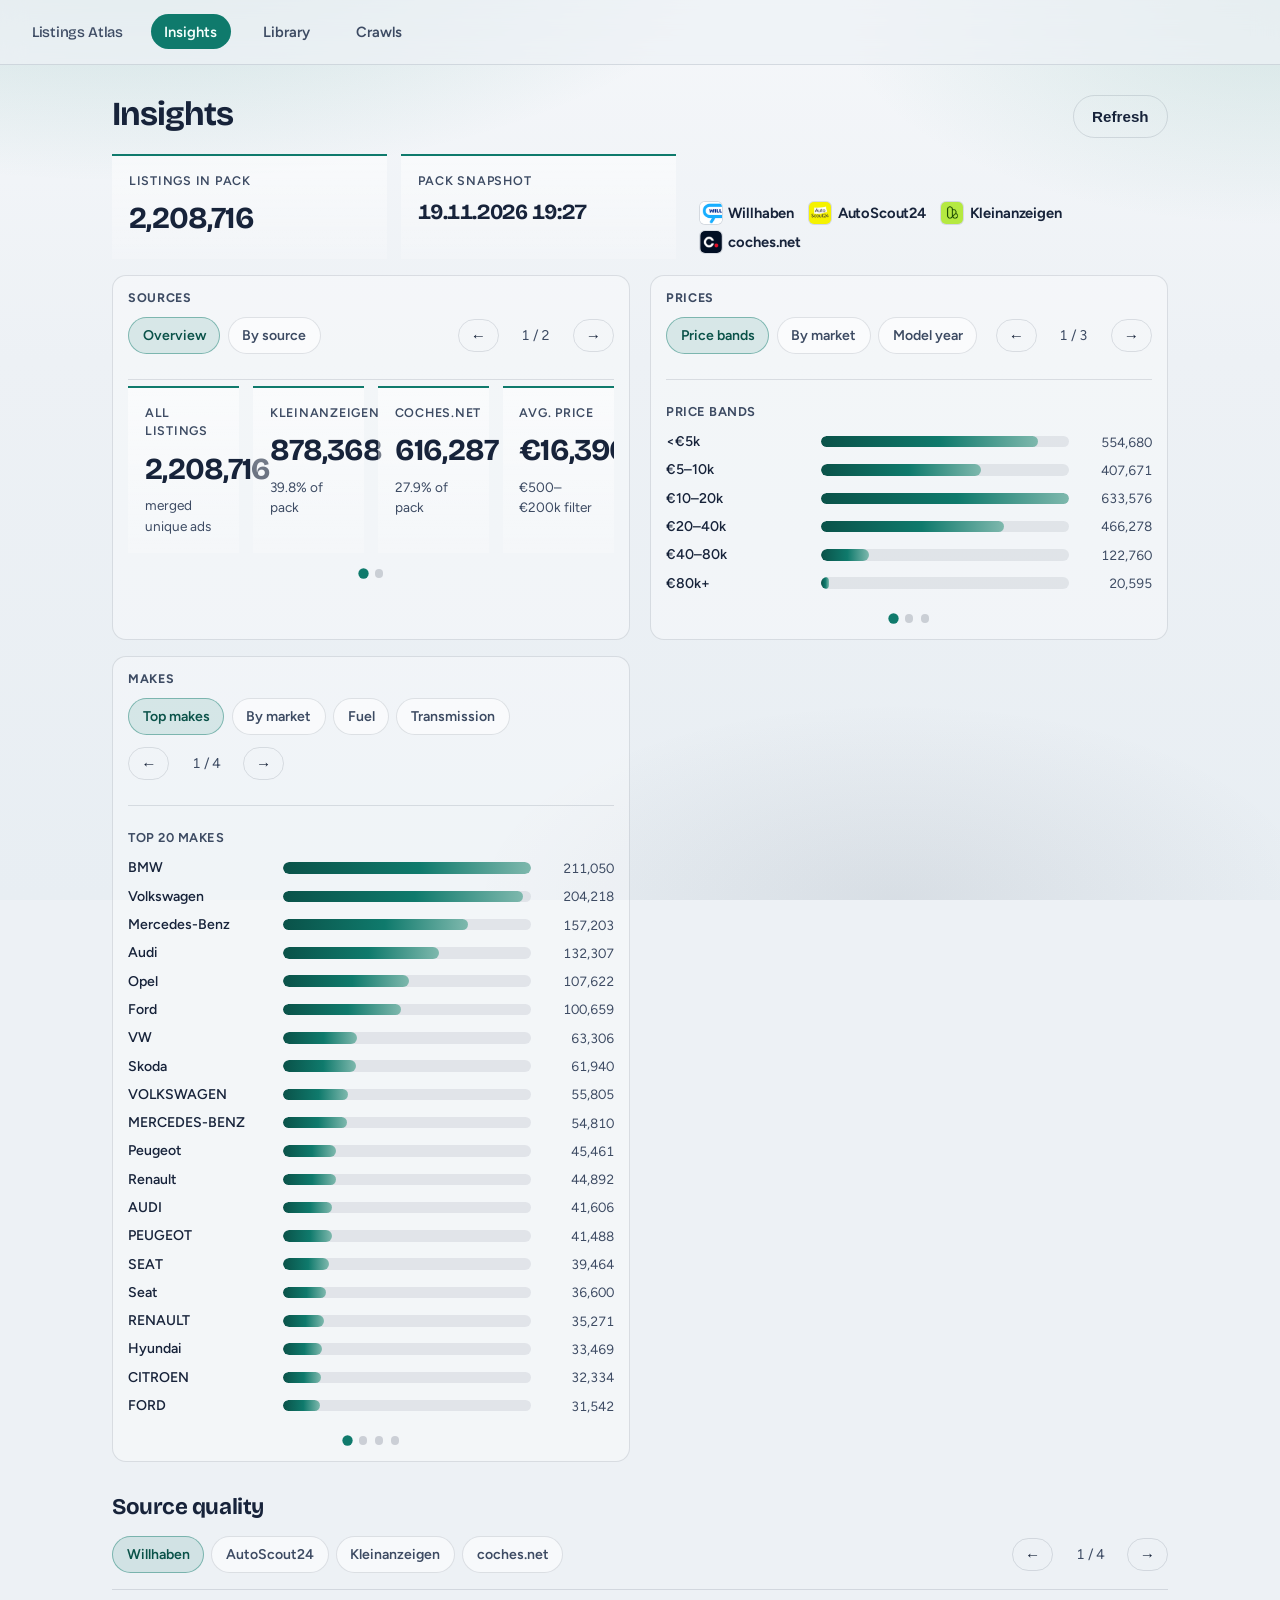
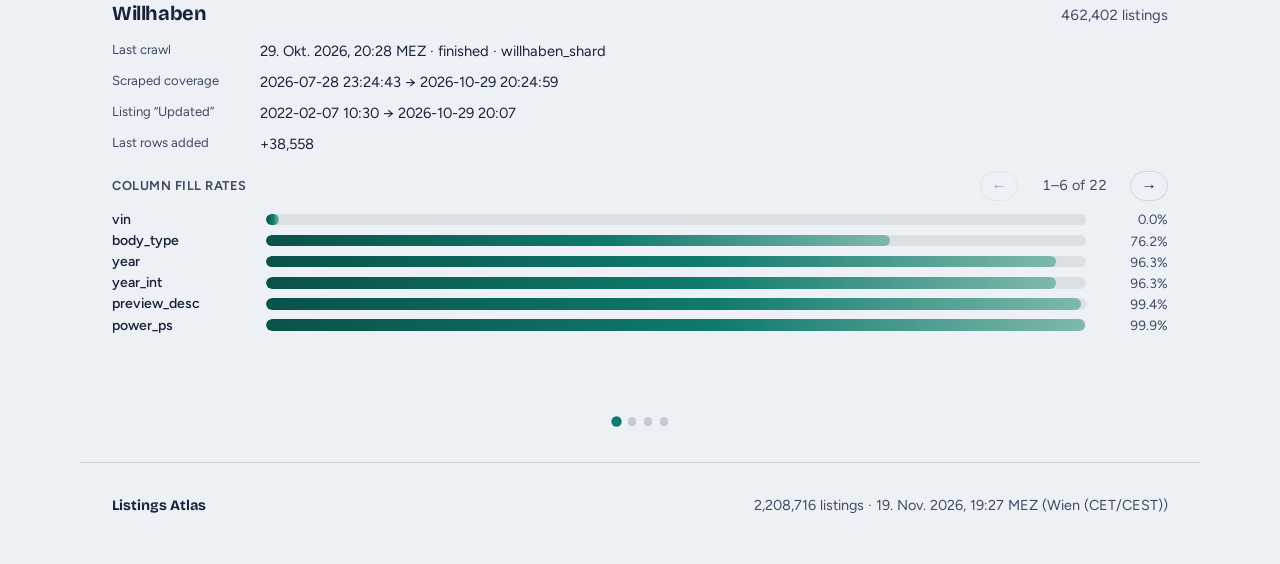
<file: index.html>
<!doctype html>
<html lang="en">
  <head>
    <meta charset="utf-8" />
    <meta name="viewport" content="width=device-width, initial-scale=1" />
    <title>Listings Atlas — Willhaben · AutoScout · Kleinanzeigen · coches</title>
    <meta
      name="description"
      content="Interactive market dashboard for merged Willhaben, AutoScout24, Kleinanzeigen, and coches.net car listings."
    />
    <link rel="preconnect" href="https://fonts.googleapis.com" />
    <link rel="preconnect" href="https://fonts.gstatic.com" crossorigin />
    <link
      href="https://fonts.googleapis.com/css2?family=Bricolage+Grotesque:opsz,wght@12..96,500..800&family=Figtree:wght@400;500;600;700&display=swap"
      rel="stylesheet"
    />
    <link rel="stylesheet" href="assets/dashboard.css?v=20261004a" />
  </head>
  <body>
    <div class="atmosphere" aria-hidden="true"></div>

    <header class="site-nav">
      <a class="brand-mark" href="#insights">Listings Atlas</a>
      <nav class="panel-nav" aria-label="Primary">
        <a href="#insights" data-panel="insights">Insights</a>
        <a href="#library" data-panel="library">Library</a>
        <a href="#crawls" data-panel="crawls">Crawls</a>
      </nav>
    </header>

    <main id="top">
      <!-- Default panel -->
      <section id="insights" class="panel section insights is-active" data-panel="insights">
        <div class="section-head panel-head">
          <h2>Insights</h2>
          <button type="button" class="btn ghost board-refresh" id="sources-refresh" data-board="sources">
            Refresh
          </button>
        </div>

        <div class="insights-kpis">
          <div class="kpi-row" id="sources-kpis"></div>
          <div class="sources-head-logos" id="sources-head-logos" aria-label="Marketplace sources"></div>
        </div>
        <p class="sources-meta" id="sources-meta" hidden></p>

        <div class="insights-grid">
          <div class="insights-block" id="markets">
            <h3 class="insights-block-title">Sources</h3>
            <div id="markets-board"></div>
          </div>
          <div class="insights-block" id="prices">
            <h3 class="insights-block-title">Prices</h3>
            <div id="prices-board"></div>
          </div>
          <div class="insights-block" id="makes">
            <h3 class="insights-block-title">Makes</h3>
            <div id="makes-board"></div>
          </div>
        </div>

        <div class="insights-quality" id="sources">
          <div class="section-head panel-head panel-head--sub">
            <h3>Source quality</h3>
          </div>
          <div id="sources-board" class="sources-board"></div>
        </div>
      </section>

      <section id="library" class="panel section explore" data-panel="library">
        <div class="section-head panel-head">
          <h2>Library</h2>
        </div>

        <div id="db-gate" class="db-gate db-gate--compact">
          <p class="db-gate-hint">Connect to query listings, or load a local <code>.db</code>.</p>
          <div class="db-api-fields">
            <label class="db-api-field">
              Query API URL
              <input
                id="db-api-url"
                type="url"
                autocomplete="off"
                spellcheck="false"
                placeholder="https://listings-atlas-query.fly.dev"
              />
            </label>
            <label class="db-api-field">
              Atlas query key
              <input
                id="db-api-key"
                type="password"
                autocomplete="off"
                spellcheck="false"
                placeholder="ATLAS_QUERY_KEY"
              />
            </label>
          </div>
          <div class="db-actions">
            <button type="button" class="btn primary" id="db-api-connect">
              Connect
            </button>
            <label class="btn ghost file-btn">
              Load local .db
              <input id="db-file" type="file" accept=".db,application/octet-stream" hidden />
            </label>
          </div>
          <div id="db-progress" class="db-progress" hidden>
            <div class="db-progress-track">
              <div id="db-progress-fill" class="db-progress-fill"></div>
            </div>
            <p id="db-progress-label" class="db-progress-label">Preparing…</p>
          </div>
        </div>

        <div id="explore-app" class="explore-app" hidden>
          <form id="filter-form" class="filter-form" autocomplete="off">
            <div class="filter-essentials">
              <div class="field">
                <span>Make</span>
                <div class="combo" data-combo="make"></div>
              </div>
              <label class="field">
                <span>Model</span>
                <input name="model" type="search" placeholder="e.g. Golf" />
              </label>
            </div>

            <div id="active-filter-chips" class="active-filter-chips" hidden></div>

            <div class="filter-quick-actions">
              <button type="button" class="btn ghost" id="more-filters-btn" aria-expanded="false" aria-controls="more-filters">
                More filters
              </button>
              <button type="button" class="btn ghost" id="vin-mode-btn" aria-expanded="false" aria-controls="vin-search-panel">
                Decode VIN
              </button>
            </div>

            <div id="vin-search-panel" class="vin-search-panel" hidden>
              <label class="field">
                <span>VIN</span>
                <input
                  name="vin"
                  type="search"
                  spellcheck="false"
                  autocomplete="off"
                  placeholder="17-char VIN → decode comps"
                />
              </label>
              <label class="field field-narrow">
                <span>Year ±</span>
                <input
                  name="year_tol"
                  type="number"
                  inputmode="numeric"
                  min="0"
                  max="10"
                  value="2"
                  title="Year tolerance for VIN decode comps"
                />
              </label>
            </div>

            <div id="more-filters" class="more-filters" hidden>
              <div class="filter-grid">
                <div class="field">
                  <span>Source</span>
                  <div class="combo" data-combo="source" data-multiple="true"></div>
                </div>
                <div class="field">
                  <span>Fuel</span>
                  <div class="combo" data-combo="fuel_type"></div>
                </div>
                <div class="field">
                  <span>Transmission</span>
                  <div class="combo" data-combo="transmission"></div>
                </div>
                <div class="field">
                  <span>Body type</span>
                  <div class="combo" data-combo="body_type"></div>
                </div>
                <label class="field wide">
                  <span>Title / location / Ad ID</span>
                  <input
                    name="q"
                    type="search"
                    placeholder="Search title, location, ad id"
                  />
                </label>
              </div>

              <div class="range-grid">
                <fieldset class="range-field">
                  <legend>Price (€)</legend>
                  <div class="range-inputs">
                    <input name="price_min" type="number" inputmode="decimal" placeholder="Min" />
                    <span>–</span>
                    <input name="price_max" type="number" inputmode="decimal" placeholder="Max" />
                  </div>
                </fieldset>
                <fieldset class="range-field">
                  <legend>Year</legend>
                  <div class="range-inputs">
                    <input name="year_min" type="number" inputmode="numeric" placeholder="Min" />
                    <span>–</span>
                    <input name="year_max" type="number" inputmode="numeric" placeholder="Max" />
                  </div>
                </fieldset>
                <fieldset class="range-field">
                  <legend>Mileage (km)</legend>
                  <div class="range-inputs">
                    <input name="km_min" type="number" inputmode="numeric" placeholder="Min" />
                    <span>–</span>
                    <input name="km_max" type="number" inputmode="numeric" placeholder="Max" />
                  </div>
                </fieldset>
                <fieldset class="range-field">
                  <legend>Power (PS)</legend>
                  <div class="range-inputs">
                    <input name="ps_min" type="number" inputmode="numeric" placeholder="Min" />
                    <span>–</span>
                    <input name="ps_max" type="number" inputmode="numeric" placeholder="Max" />
                  </div>
                </fieldset>
              </div>
            </div>

            <div class="filter-actions filter-actions--inline">
              <button type="submit" class="btn primary" id="apply-filters-btn">Show results</button>
              <button type="reset" class="btn ghost">Reset</button>
              <p id="result-meta" class="result-meta">Connected — set make or filters, then show results.</p>
            </div>
          </form>

          <div id="explore-sticky-bar" class="explore-sticky-bar" hidden>
            <button type="reset" form="filter-form" class="btn ghost">Reset</button>
            <button type="submit" form="filter-form" class="btn primary" id="sticky-apply-btn">
              Show results
            </button>
          </div>

          <div id="vin-decode-panel" class="vin-decode-panel" hidden>
            <div class="vin-decode-head">
              <h3>VIN decode → comps</h3>
              <p id="vin-decode-summary" class="vin-decode-summary"></p>
            </div>
            <div id="vin-decode-stats" class="vin-decode-stats"></div>
          </div>

          <div class="table-wrap">
            <table class="results" id="results-table">
              <thead>
                <tr>
                  <th>Match</th>
                  <th>Source</th>
                  <th>Make</th>
                  <th>Model</th>
                  <th>Year</th>
                  <th>Price</th>
                  <th>Km</th>
                  <th>VIN</th>
                  <th>Fuel</th>
                  <th>Location</th>
                  <th>Link</th>
                </tr>
              </thead>
              <tbody id="results-body">
                <tr class="empty-row">
                  <td colspan="11">No query yet.</td>
                </tr>
              </tbody>
            </table>
          </div>

          <div class="pager" id="pager" hidden>
            <button type="button" class="btn ghost" id="page-prev">Previous</button>
            <span id="page-label">Page 1</span>
            <button type="button" class="btn ghost" id="page-next">Next</button>
          </div>
        </div>
      </section>

      <section id="crawls" class="panel section crawls" data-panel="crawls">
        <div class="section-head panel-head">
          <h2>Crawls</h2>
          <button type="button" class="btn ghost board-refresh" id="crawls-refresh" data-board="crawls">
            Refresh
          </button>
        </div>

        <div class="crawl-launch-panel">
          <details class="crawl-automation-settings" id="crawl-automation-settings">
            <summary>Automation credentials</summary>
            <label class="crawl-launch-field crawl-launch-field--wide">GitHub PAT (listings-atlas-)
              <input id="crawl-github-token" type="password" autocomplete="off" spellcheck="false" placeholder="github_pat_… Contents write" />
            </label>
            <label class="crawl-launch-field crawl-launch-field--wide">Webhook URL (optional)
              <input id="crawl-webhook-url" type="url" autocomplete="off" spellcheck="false" placeholder="https://api2.cursor.sh/automations/webhook/…" />
            </label>
            <label class="crawl-launch-field crawl-launch-field--wide">Bearer token (optional)
              <input id="crawl-webhook-token" type="password" autocomplete="off" spellcheck="false" placeholder="crsr_…" />
            </label>
            <button type="button" class="btn ghost" id="crawl-webhook-save">Save on this device</button>
          </details>

          <div class="crawl-launch-toolbar">
            <label class="crawl-launch-field crawl-launch-field--inline">Wave name
              <input id="crawl-wave-name" type="text" maxlength="40" placeholder="stale-first" autocomplete="off" />
            </label>
            <label class="crawl-stale-toggle">
              <input type="checkbox" id="crawl-stale-only" />
              Stale only
            </label>
            <label class="crawl-launch-field crawl-launch-field--inline crawl-fresh-hours">
              Fresh within (h)
              <input id="crawl-fresh-hours" type="number" min="1" max="720" value="168" inputmode="numeric" title="Keys crawled within this window are skipped when Stale only is checked" />
            </label>
            <span id="crawl-wave-summary" class="crawl-wave-summary">Loading sources…</span>
            <button type="button" class="btn primary" id="crawl-wave-launch" disabled>Launch all sources</button>
          </div>
          <div class="crawl-launch-toolbar crawl-consolidate-toolbar">
            <label class="crawl-stale-toggle">
              <input type="checkbox" id="crawl-consolidate-wave-only" checked />
              Last wave only
            </label>
            <button type="button" class="btn ghost" id="crawl-consolidate">
              Update listings
            </button>
          </div>
          <p class="crawl-wave-status" id="crawl-wave-status" hidden></p>

          <div id="crawl-sources-board" class="crawl-sources-board"></div>
        </div>

        <div class="kpi-row" id="crawl-kpis"></div>
        <p class="crawl-board-meta" id="crawl-board-meta">Loading crawl status…</p>
        <label class="crawl-wave-filter" id="crawl-wave-filter-label" hidden>
          <input type="checkbox" id="crawl-filter-wave" />
          <span id="crawl-filter-wave-text"></span>
        </label>

        <div class="table-wrap crawl-table-wrap">
          <table class="results crawl-table" id="crawl-runs-table">
            <thead>
              <tr>
                <th>Status</th>
                <th>Job / worker</th>
                <th>Source</th>
                <th>Makes</th>
                <th>Started (Wien)</th>
                <th>Finished (Wien)</th>
                <th>Rows</th>
                <th>Links</th>
              </tr>
            </thead>
            <tbody id="crawl-runs-body"></tbody>
          </table>
        </div>
        <p class="crawl-empty" id="crawl-empty" hidden>
          No crawls recorded yet. Launch a wave above, then Refresh.
        </p>
      </section>

      <dialog id="row-dialog" class="row-dialog">
        <form method="dialog" class="row-dialog-inner">
          <header>
            <h3 id="row-dialog-title">Listing</h3>
            <button type="submit" class="btn ghost" value="close">Close</button>
          </header>
          <div id="row-dialog-body" class="row-dialog-body"></div>
        </form>
      </dialog>
    </main>

    <footer class="site-foot">
      <span>Listings Atlas</span>
      <span id="generated-meta">Loading summary…</span>
    </footer>

    <script src="assets/dashboard.js?v=20261007a" type="module"></script>
  </body>
</html>
</file>
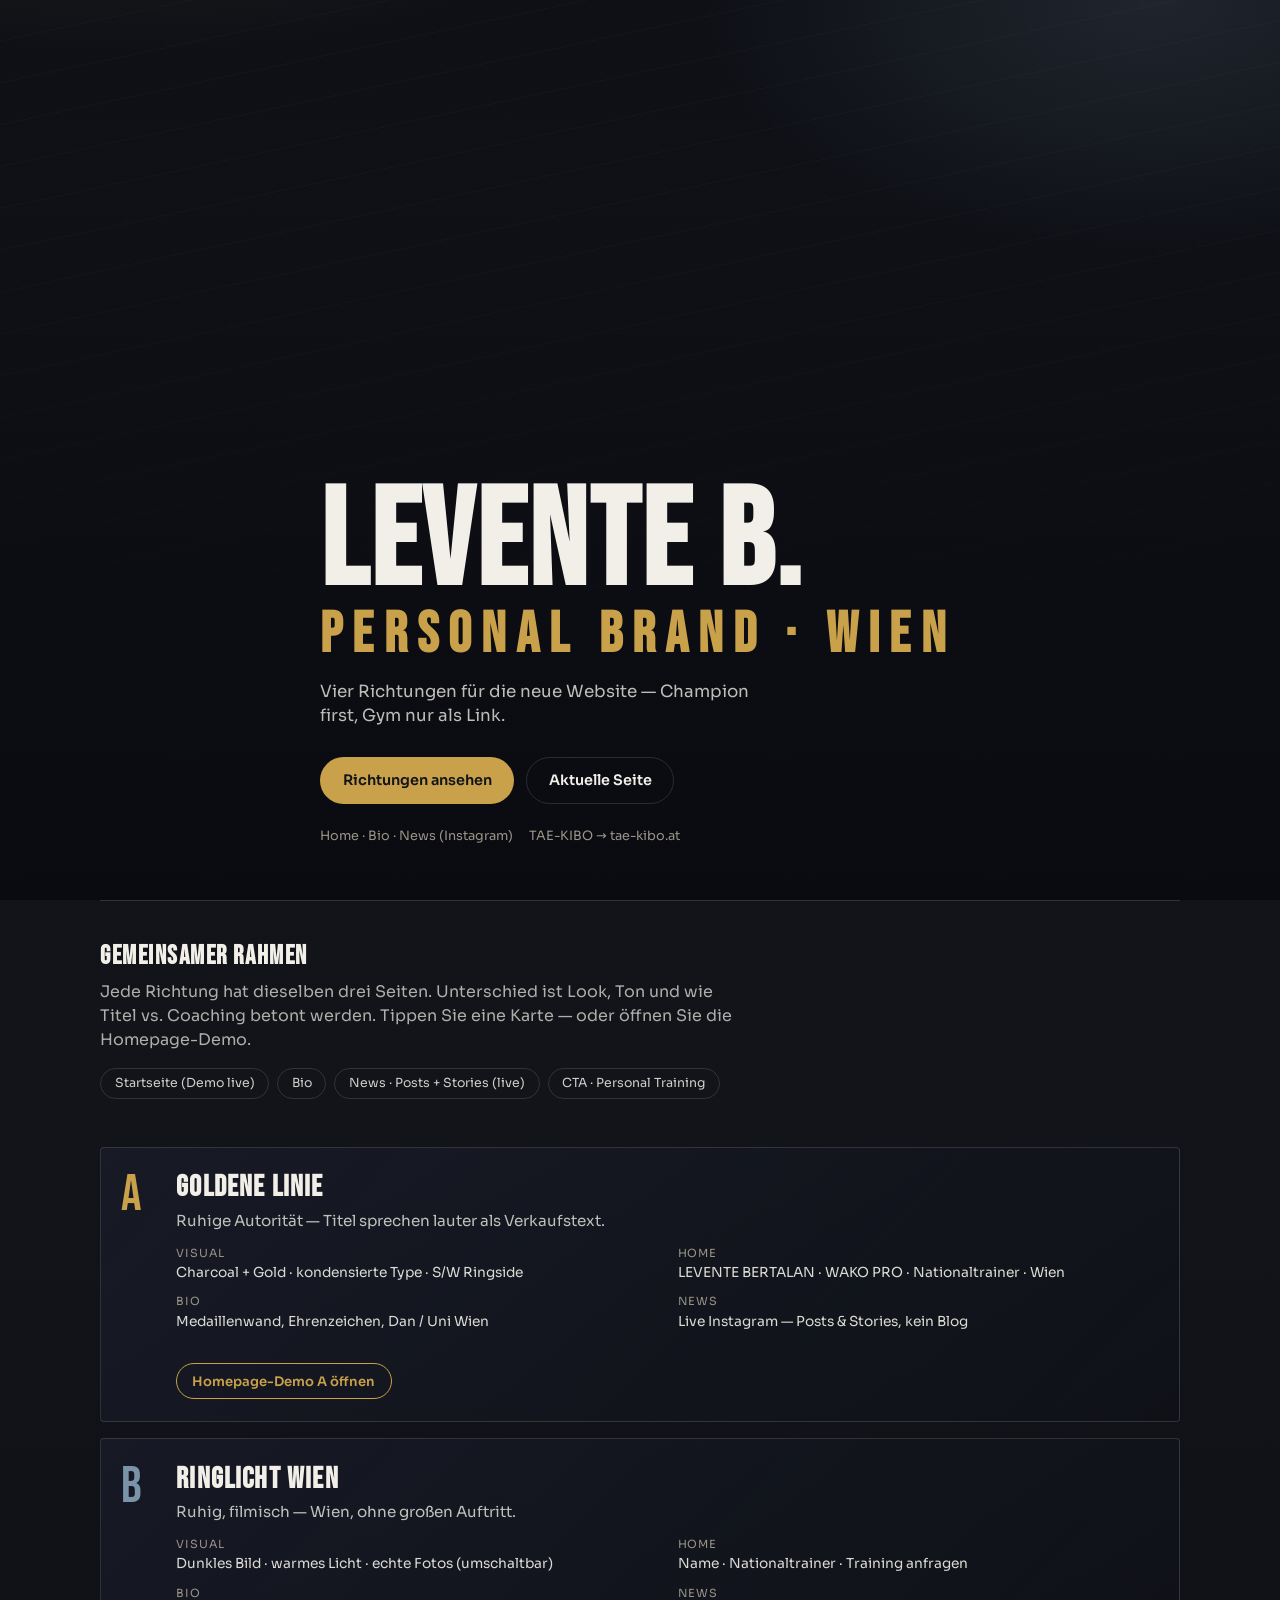
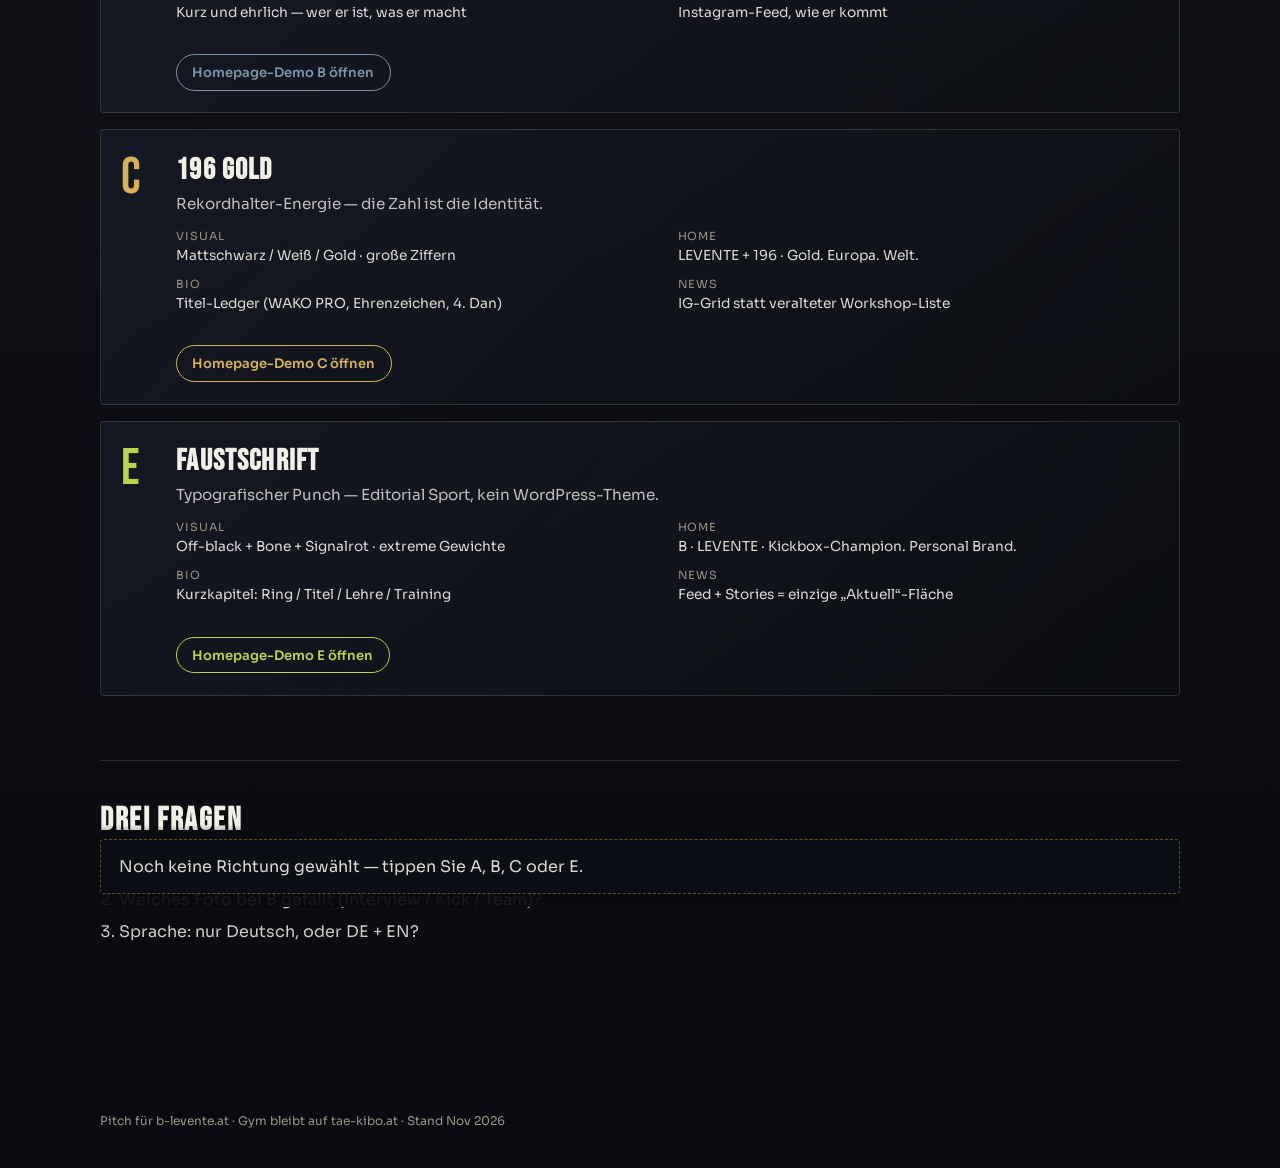
<file: b-levente-pitch/index.html>
<!DOCTYPE html>
<html lang="de">
<head>
  <meta charset="utf-8" />
  <meta name="viewport" content="width=device-width, initial-scale=1" />
  <title>Levente B. — 4 Richtungen</title>
  <meta name="description" content="Fünf Konzept-Richtungen für die Personal-Brand-Website von Levente Bertalan." />
  <link rel="preconnect" href="https://fonts.googleapis.com" />
  <link rel="preconnect" href="https://fonts.gstatic.com" crossorigin />
  <link href="https://fonts.googleapis.com/css2?family=Bebas+Neue&family=Sora:wght@400;500;600&display=swap" rel="stylesheet" />
  <style>
    :root {
      --ink: #12141a;
      --ink-soft: #1c2030;
      --paper: #f2efe8;
      --mute: #9a9488;
      --line: rgba(242, 239, 232, 0.14);
      --gold: #c9a14a;
      --steel: #7a93a8;
      --crimson: #b83a3a;
      --lime: #b8d44a;
      --focus: #e8e2d4;
    }

    * { box-sizing: border-box; }
    html { scroll-behavior: smooth; }
    body {
      margin: 0;
      color: var(--paper);
      font-family: "Sora", system-ui, sans-serif;
      background:
        radial-gradient(1200px 600px at 10% -10%, rgba(201, 161, 74, 0.18), transparent 55%),
        radial-gradient(900px 500px at 90% 0%, rgba(122, 147, 168, 0.16), transparent 50%),
        linear-gradient(180deg, #0e1016 0%, var(--ink) 40%, #0a0b10 100%);
      min-height: 100vh;
    }

    a { color: inherit; }

    .wrap {
      width: min(1080px, calc(100% - 2rem));
      margin-inline: auto;
    }

    /* —— Hero —— */
    .hero {
      position: relative;
      min-height: 100svh;
      display: grid;
      align-content: end;
      padding: 2rem 0 3.5rem;
      overflow: hidden;
    }

    .hero::before {
      content: "";
      position: absolute;
      inset: 0;
      background:
        linear-gradient(180deg, transparent 20%, rgba(10, 11, 16, 0.75) 70%, #0a0b10 100%),
        repeating-linear-gradient(
          -12deg,
          transparent,
          transparent 40px,
          rgba(242, 239, 232, 0.02) 40px,
          rgba(242, 239, 232, 0.02) 41px
        );
      pointer-events: none;
      animation: grain-drift 18s linear infinite;
    }

    @keyframes grain-drift {
      from { background-position: 0 0, 0 0; }
      to { background-position: 0 0, 120px 60px; }
    }

    .hero-inner {
      position: relative;
      z-index: 1;
      display: grid;
      gap: 1.25rem;
      max-width: 40rem;
      animation: rise 0.9s ease-out both;
    }

    @keyframes rise {
      from { opacity: 0; transform: translateY(18px); }
      to { opacity: 1; transform: translateY(0); }
    }

    .brand {
      font-family: "Bebas Neue", sans-serif;
      font-size: clamp(4.5rem, 16vw, 8.5rem);
      line-height: 0.88;
      letter-spacing: 0.02em;
      margin: 0;
    }

    .brand span {
      display: block;
      color: var(--gold);
      font-size: 0.42em;
      letter-spacing: 0.18em;
      margin-top: 0.35rem;
    }

    .lede {
      margin: 0;
      font-size: 1.05rem;
      line-height: 1.45;
      color: rgba(242, 239, 232, 0.78);
      max-width: 28rem;
    }

    .cta-row {
      display: flex;
      flex-wrap: wrap;
      gap: 0.75rem;
      margin-top: 0.5rem;
    }

    .btn {
      appearance: none;
      border: 1px solid transparent;
      border-radius: 999px;
      padding: 0.85rem 1.35rem;
      font: inherit;
      font-size: 0.9rem;
      font-weight: 600;
      text-decoration: none;
      cursor: pointer;
      transition: transform 0.2s ease, background 0.2s ease, border-color 0.2s ease;
    }
    .btn:hover { transform: translateY(-1px); }
    .btn-primary {
      background: var(--gold);
      color: var(--ink);
    }
    .btn-ghost {
      background: transparent;
      border-color: var(--line);
      color: var(--paper);
    }

    .meta {
      display: flex;
      flex-wrap: wrap;
      gap: 0.5rem 1rem;
      margin-top: 0.25rem;
      color: var(--mute);
      font-size: 0.8rem;
    }

    /* —— Scope —— */
    .scope {
      padding: 2.5rem 0 1rem;
      border-top: 1px solid var(--line);
      animation: rise 0.9s ease-out 0.15s both;
    }
    .scope h2 {
      font-family: "Bebas Neue", sans-serif;
      font-size: 1.6rem;
      letter-spacing: 0.06em;
      margin: 0 0 0.5rem;
    }
    .scope p {
      margin: 0;
      color: rgba(242, 239, 232, 0.7);
      max-width: 40rem;
      line-height: 1.5;
    }
    .chips {
      display: flex;
      flex-wrap: wrap;
      gap: 0.5rem;
      margin-top: 1rem;
    }
    .chip {
      border: 1px solid var(--line);
      border-radius: 999px;
      padding: 0.4rem 0.85rem;
      font-size: 0.78rem;
      color: rgba(242, 239, 232, 0.85);
    }

    /* —— Proposals —— */
    .proposals {
      padding: 2rem 0 4rem;
      display: grid;
      gap: 1rem;
    }

    .proposal {
      position: relative;
      display: grid;
      grid-template-columns: auto 1fr;
      gap: 1.25rem;
      align-items: start;
      padding: 1.35rem 1.25rem;
      border: 1px solid var(--line);
      border-radius: 4px;
      background: linear-gradient(135deg, rgba(28, 32, 48, 0.55), rgba(14, 16, 22, 0.35));
      cursor: pointer;
      transition: border-color 0.25s ease, transform 0.25s ease, background 0.25s ease;
      opacity: 0;
      transform: translateY(12px);
    }
    .proposal.is-in {
      opacity: 1;
      transform: translateY(0);
      transition: opacity 0.5s ease, transform 0.5s ease, border-color 0.25s ease, background 0.25s ease;
    }
    .proposal:hover {
      border-color: rgba(242, 239, 232, 0.35);
      transform: translateY(-2px);
    }
    .proposal[aria-pressed="true"] {
      border-color: var(--accent, var(--gold));
      background: linear-gradient(135deg, rgba(28, 32, 48, 0.85), rgba(14, 16, 22, 0.55));
      box-shadow: inset 3px 0 0 var(--accent, var(--gold));
    }

    .letter {
      font-family: "Bebas Neue", sans-serif;
      font-size: 3.2rem;
      line-height: 1;
      color: var(--accent, var(--gold));
      min-width: 2.2rem;
    }

    .proposal h3 {
      font-family: "Bebas Neue", sans-serif;
      font-size: 1.85rem;
      letter-spacing: 0.04em;
      margin: 0 0 0.35rem;
    }
    .vibe {
      margin: 0 0 0.9rem;
      color: rgba(242, 239, 232, 0.78);
      font-size: 0.95rem;
    }
    .grid-facts {
      display: grid;
      grid-template-columns: repeat(2, minmax(0, 1fr));
      gap: 0.75rem 1.25rem;
    }
    .fact dt {
      font-size: 0.7rem;
      text-transform: uppercase;
      letter-spacing: 0.08em;
      color: var(--mute);
      margin: 0 0 0.2rem;
    }
    .fact dd {
      margin: 0;
      font-size: 0.86rem;
      line-height: 1.4;
      color: rgba(242, 239, 232, 0.9);
    }

    .p-a { --accent: var(--gold); }
    .p-b { --accent: var(--steel); }
    .p-c { --accent: #d4b35a; }
    .p-e { --accent: var(--lime); }

    /* —— Ask —— */
    .ask {
      border-top: 1px solid var(--line);
      padding: 2.5rem 0 4rem;
    }
    .ask h2 {
      font-family: "Bebas Neue", sans-serif;
      font-size: 2rem;
      letter-spacing: 0.05em;
      margin: 0 0 1rem;
    }
    .ask ol {
      margin: 0;
      padding-left: 1.2rem;
      display: grid;
      gap: 0.55rem;
      color: rgba(242, 239, 232, 0.85);
      line-height: 1.45;
    }
    .pick-bar {
      position: sticky;
      bottom: 0;
      z-index: 20;
      margin-top: 1.5rem;
      padding: 0.85rem 0 calc(0.85rem + env(safe-area-inset-bottom, 0px));
      background: linear-gradient(180deg, transparent, rgba(10, 11, 16, 0.92) 28%);
    }
    .pick {
      padding: 1rem 1.15rem;
      border: 1px dashed rgba(201, 161, 74, 0.45);
      border-radius: 4px;
      min-height: 3.2rem;
      color: rgba(242, 239, 232, 0.9);
      background: rgba(14, 16, 22, 0.92);
      backdrop-filter: blur(8px);
    }
    .pick strong { color: var(--gold); }
    .demo-link {
      display: inline-flex;
      margin-top: 1rem;
      padding: 0.55rem 0.95rem;
      border: 1px solid var(--accent, var(--gold));
      border-radius: 999px;
      color: var(--accent, var(--gold));
      font-size: 0.82rem;
      font-weight: 600;
      text-decoration: none;
      transition: background 0.2s ease, color 0.2s ease;
    }
    .demo-link:hover {
      background: var(--accent, var(--gold));
      color: #0a0b10;
    }

    footer {
      padding: 0 0 2.5rem;
      color: var(--mute);
      font-size: 0.75rem;
    }

    @media (max-width: 640px) {
      .proposal { grid-template-columns: 1fr; gap: 0.5rem; }
      .grid-facts { grid-template-columns: 1fr; }
      .letter { font-size: 2.4rem; }
    }

    @media (prefers-reduced-motion: reduce) {
      *, *::before { animation: none !important; transition: none !important; }
      .proposal { opacity: 1; transform: none; }
    }
  </style>
</head>
<body>
  <header class="hero">
    <div class="wrap hero-inner">
      <h1 class="brand">LEVENTE B.<span>PERSONAL BRAND · WIEN</span></h1>
      <p class="lede">Vier Richtungen für die neue Website — Champion first, Gym nur als Link.</p>
      <div class="cta-row">
        <a class="btn btn-primary" href="#proposals">Richtungen ansehen</a>
        <a class="btn btn-ghost" href="https://b-levente.at/" target="_blank" rel="noopener">Aktuelle Seite</a>
      </div>
      <div class="meta">
        <span>Home · Bio · News (Instagram)</span>
        <span>TAE-KIBO → tae-kibo.at</span>
      </div>
    </div>
  </header>

  <main>
    <section class="scope wrap" aria-labelledby="scope-title">
      <h2 id="scope-title">Gemeinsamer Rahmen</h2>
      <p>Jede Richtung hat dieselben drei Seiten. Unterschied ist Look, Ton und wie Titel vs. Coaching betont werden. Tippen Sie eine Karte — oder öffnen Sie die Homepage-Demo.</p>
      <div class="chips">
        <span class="chip">Startseite (Demo live)</span>
        <span class="chip">Bio</span>
        <span class="chip"><a href="news/" style="color:inherit;text-decoration:none">News · Posts + Stories (live)</a></span>
        <span class="chip">CTA · Personal Training</span>
      </div>
    </section>

    <section id="proposals" class="proposals wrap" aria-label="Fünf Konzept-Richtungen">
      <article class="proposal p-a" tabindex="0" role="button" aria-pressed="false" data-name="Goldene Linie" data-letter="A">
        <div class="letter" aria-hidden="true">A</div>
        <div>
          <h3>Goldene Linie</h3>
          <p class="vibe">Ruhige Autorität — Titel sprechen lauter als Verkaufstext.</p>
          <dl class="grid-facts">
            <div class="fact"><dt>Visual</dt><dd>Charcoal + Gold · kondensierte Type · S/W Ringside</dd></div>
            <div class="fact"><dt>Home</dt><dd>LEVENTE BERTALAN · WAKO PRO · Nationaltrainer · Wien</dd></div>
            <div class="fact"><dt>Bio</dt><dd>Medaillenwand, Ehrenzeichen, Dan / Uni Wien</dd></div>
            <div class="fact"><dt>News</dt><dd>Live Instagram — Posts &amp; Stories, kein Blog</dd></div>
          </dl>
          <a class="demo-link" href="a/" data-demo>Homepage-Demo A öffnen</a>
        </div>
      </article>

      <article class="proposal p-b" tabindex="0" role="button" aria-pressed="false" data-name="Ringlicht Wien" data-letter="B">
        <div class="letter" aria-hidden="true">B</div>
        <div>
          <h3>Ringlicht Wien</h3>
          <p class="vibe">Ruhig, filmisch — Wien, ohne großen Auftritt.</p>
          <dl class="grid-facts">
            <div class="fact"><dt>Visual</dt><dd>Dunkles Bild · warmes Licht · echte Fotos (umschaltbar)</dd></div>
            <div class="fact"><dt>Home</dt><dd>Name · Nationaltrainer · Training anfragen</dd></div>
            <div class="fact"><dt>Bio</dt><dd>Kurz und ehrlich — wer er ist, was er macht</dd></div>
            <div class="fact"><dt>News</dt><dd>Instagram-Feed, wie er kommt</dd></div>
          </dl>
          <a class="demo-link" href="b/" data-demo>Homepage-Demo B öffnen</a>
        </div>
      </article>

      <article class="proposal p-c" tabindex="0" role="button" aria-pressed="false" data-name="196 Gold" data-letter="C">
        <div class="letter" aria-hidden="true">C</div>
        <div>
          <h3>196 Gold</h3>
          <p class="vibe">Rekordhalter-Energie — die Zahl ist die Identität.</p>
          <dl class="grid-facts">
            <div class="fact"><dt>Visual</dt><dd>Mattschwarz / Weiß / Gold · große Ziffern</dd></div>
            <div class="fact"><dt>Home</dt><dd>LEVENTE + 196 · Gold. Europa. Welt.</dd></div>
            <div class="fact"><dt>Bio</dt><dd>Titel-Ledger (WAKO PRO, Ehrenzeichen, 4. Dan)</dd></div>
            <div class="fact"><dt>News</dt><dd>IG-Grid statt veralteter Workshop-Liste</dd></div>
          </dl>
          <a class="demo-link" href="c/" data-demo>Homepage-Demo C öffnen</a>
        </div>
      </article>

      <article class="proposal p-e" tabindex="0" role="button" aria-pressed="false" data-name="Faustschrift" data-letter="E">
        <div class="letter" aria-hidden="true">E</div>
        <div>
          <h3>Faustschrift</h3>
          <p class="vibe">Typografischer Punch — Editorial Sport, kein WordPress-Theme.</p>
          <dl class="grid-facts">
            <div class="fact"><dt>Visual</dt><dd>Off-black + Bone + Signalrot · extreme Gewichte</dd></div>
            <div class="fact"><dt>Home</dt><dd>B · LEVENTE · Kickbox-Champion. Personal Brand.</dd></div>
            <div class="fact"><dt>Bio</dt><dd>Kurzkapitel: Ring / Titel / Lehre / Training</dd></div>
            <div class="fact"><dt>News</dt><dd>Feed + Stories = einzige „Aktuell“-Fläche</dd></div>
          </dl>
          <a class="demo-link" href="e/" data-demo>Homepage-Demo E öffnen</a>
        </div>
      </article>
    </section>

    <section class="ask wrap" aria-labelledby="ask-title">
      <h2 id="ask-title">Drei Fragen</h2>
      <ol>
        <li>Welche Richtung fühlt sich nach Ihnen an (A, B, C oder E)?</li>
        <li>Welches Foto bei B gefällt (Interview / Kick / Team)?</li>
        <li>Sprache: nur Deutsch, oder DE + EN?</li>
      </ol>
      <div class="pick-bar">
        <div class="pick" id="pick" aria-live="polite">Noch keine Richtung gewählt — tippen Sie A, B, C oder E.</div>
      </div>
    </section>
  </main>

  <footer class="wrap">
    Pitch für b-levente.at · Gym bleibt auf tae-kibo.at · Stand Nov 2026
  </footer>

  <script>
    const pick = document.getElementById("pick");
    const cards = [...document.querySelectorAll(".proposal")];

    function select(card) {
      const letter = card.dataset.letter.toLowerCase();
      cards.forEach((c) => c.setAttribute("aria-pressed", String(c === card)));
      pick.innerHTML = `Gewählt: <strong>${card.dataset.letter} · ${card.dataset.name}</strong> — <a href="${letter}/" style="color:var(--gold)">Homepage-Demo öffnen</a>`;
    }

    cards.forEach((card, i) => {
      card.style.transitionDelay = `${i * 60}ms`;
      card.addEventListener("click", (e) => {
        if (e.target.closest("[data-demo]")) return;
        select(card);
      });
      card.addEventListener("keydown", (e) => {
        if (e.key === "Enter" || e.key === " ") {
          e.preventDefault();
          select(card);
        }
      });
    });

    const io = new IntersectionObserver(
      (entries) => {
        entries.forEach((e) => {
          if (e.isIntersecting) {
            e.target.classList.add("is-in");
            io.unobserve(e.target);
          }
        });
      },
      { threshold: 0.15 }
    );
    cards.forEach((c) => io.observe(c));
  </script>
</body>
</html>
</file>
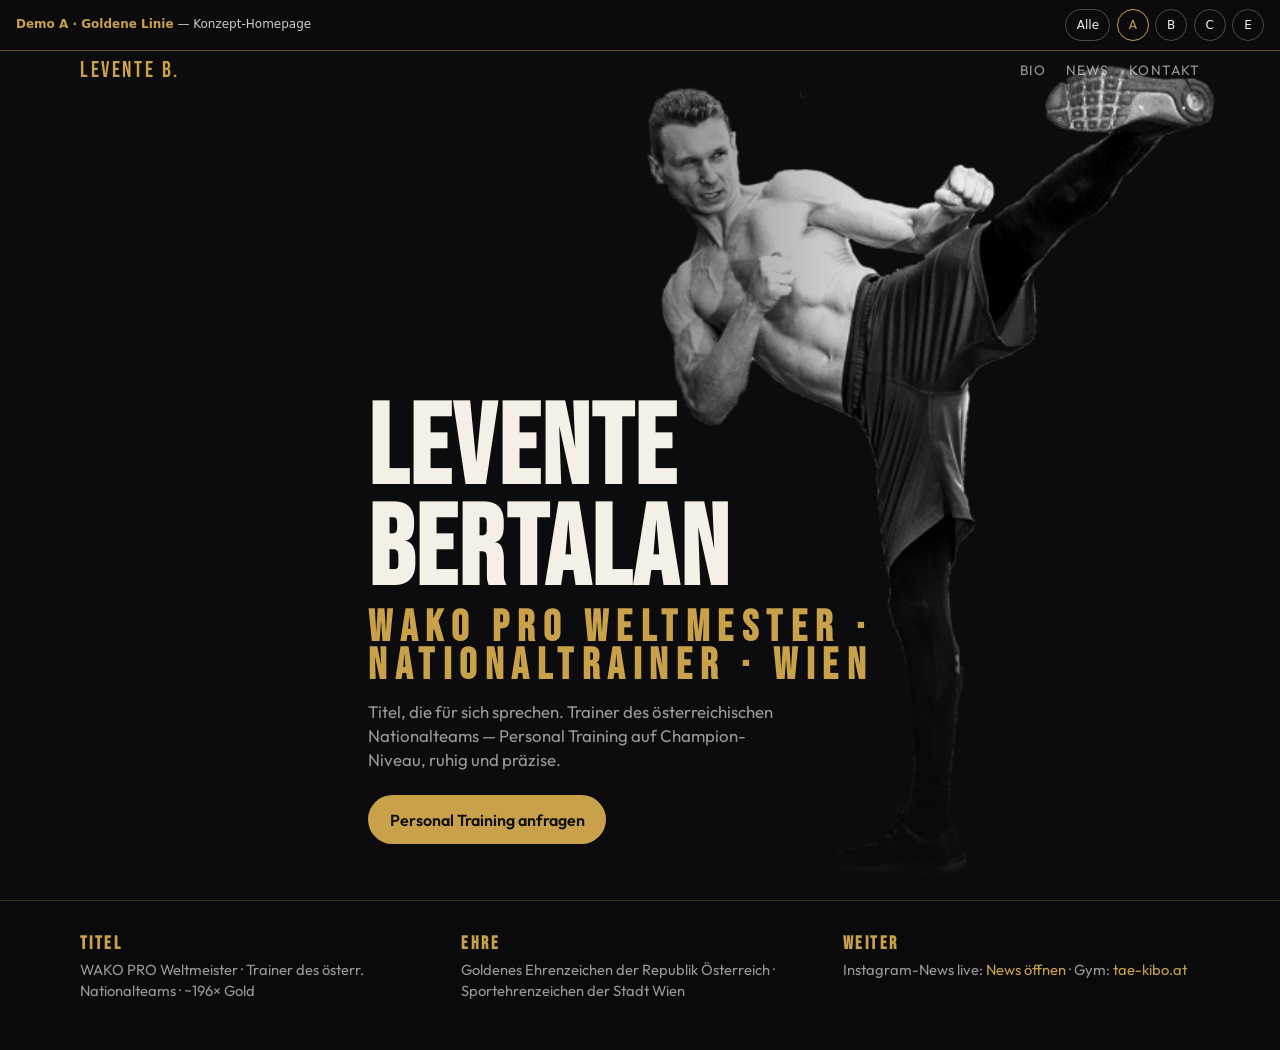
<file: b-levente-pitch/a/index.html>
<!DOCTYPE html>
<html lang="de">
<head>
  <meta charset="utf-8" />
  <meta name="viewport" content="width=device-width, initial-scale=1" />
  <title>Levente Bertalan — Goldene Linie (Demo A)</title>
  <link rel="preconnect" href="https://fonts.googleapis.com" />
  <link rel="preconnect" href="https://fonts.gstatic.com" crossorigin />
  <link href="https://fonts.googleapis.com/css2?family=Bebas+Neue&family=Outfit:wght@400;500;600&display=swap" rel="stylesheet" />
  <style>
    :root {
      --demo-accent: #c9a14a;
      --bg: #0c0c0e;
      --paper: #f4f0e6;
      --gold: #c9a14a;
      --mute: rgba(244, 240, 230, 0.62);
    }
    * { box-sizing: border-box; }
    html, body { margin: 0; min-height: 100%; }
    body {
      font-family: "Outfit", system-ui, sans-serif;
      color: var(--paper);
      background: var(--bg);
    }
    a { color: inherit; text-decoration: none; }

    .demo-bar {
          position: fixed; top: 0; left: 0; right: 0; z-index: 40;
          display: flex;
          flex-direction: column;
          align-items: stretch;
          gap: 0.45rem;
          padding: 0.55rem 0.85rem calc(0.55rem + env(safe-area-inset-top, 0px));
          padding-top: calc(0.55rem + env(safe-area-inset-top, 0px));
          background: rgba(12, 12, 14, 0.94);
          border-bottom: 1px solid color-mix(in srgb, var(--demo-accent) 45%, transparent);
          backdrop-filter: blur(10px);
          font-size: 0.75rem;
          font-family: system-ui, sans-serif;
        }
        .demo-bar-label { line-height: 1.3; color: rgba(242,239,232,0.85); }
        .demo-bar-label strong { color: var(--demo-accent, #c9a14a); font-weight: 600; }
        .demo-bar-links {
          display: flex;
          flex-wrap: wrap;
          gap: 0.4rem;
          align-items: center;
        }
        .demo-bar-links a {
          display: inline-flex;
          align-items: center;
          justify-content: center;
          min-width: 2rem;
          min-height: 2rem;
          padding: 0.3rem 0.65rem;
          border: 1px solid rgba(244, 240, 230, 0.28);
          border-radius: 999px;
          line-height: 1;
          white-space: nowrap;
          -webkit-tap-highlight-color: transparent;
        }
        .demo-bar-links a:hover,
        .demo-bar-links a[aria-current="page"] {
          border-color: var(--demo-accent, #c9a14a);
          color: var(--demo-accent, #c9a14a);
        }
        @media (min-width: 720px) {
          .demo-bar {
            flex-direction: row;
            align-items: center;
            justify-content: space-between;
            gap: 0.75rem;
            padding: 0.55rem 1rem;
          }
        }

    .hero, .frame, .stack { scroll-margin-top: 5.5rem; }
    @media (max-width: 719px) {
      .hero { padding-top: 6.25rem !important; }
      .hero-media, .bg, .media { top: 5.75rem !important; }
    }

    .hero {
      position: relative;
      min-height: 100svh;
      display: grid;
      grid-template-rows: auto 1fr;
      padding-top: 2.6rem;
      overflow: hidden;
    }
    .hero-media {
      position: absolute;
      top: 2.6rem; right: 0; bottom: 0;
      width: min(58vw, 720px);
      background: transparent right bottom / contain no-repeat;
      background-image: url("../assets/hero-kick.png");
      filter: grayscale(1) contrast(1.08) brightness(1.05);
      animation: ken 18s ease-in-out infinite alternate;
      pointer-events: none;
    }
    @keyframes ken {
      from { transform: translate3d(0, 0, 0); }
      to { transform: translate3d(-1.5%, -0.5%, 0); }
    }
    .hero-shade {
      position: absolute; inset: 0;
      background:
        linear-gradient(90deg, rgba(12,12,14,0.97) 0%, rgba(12,12,14,0.72) 38%, rgba(12,12,14,0.15) 68%, transparent 85%),
        linear-gradient(180deg, transparent 55%, rgba(12,12,14,0.9) 100%);
      pointer-events: none;
    }
    .nav {
      position: relative; z-index: 2;
      display: flex; justify-content: space-between; align-items: center;
      width: min(1120px, calc(100% - 2rem));
      margin: 1rem auto 0;
      font-size: 0.85rem;
      letter-spacing: 0.08em;
      text-transform: uppercase;
    }
    .nav-brand { font-family: "Bebas Neue", sans-serif; font-size: 1.35rem; letter-spacing: 0.12em; color: var(--gold); }
    .nav-links { display: flex; gap: 1.25rem; }
    .nav-links a { color: var(--mute); }
    .nav-links a:hover { color: var(--paper); }

    .hero-copy {
      position: relative; z-index: 2;
      align-self: end;
      width: min(1120px, calc(100% - 2rem));
      margin: 0 auto 3.5rem;
      max-width: 34rem;
      animation: rise 0.9s ease both;
    }
    @keyframes rise {
      from { opacity: 0; transform: translateY(16px); }
      to { opacity: 1; transform: none; }
    }
    .hero-copy h1 {
      font-family: "Bebas Neue", sans-serif;
      font-size: clamp(3.8rem, 12vw, 7rem);
      line-height: 0.9;
      margin: 0 0 0.85rem;
      letter-spacing: 0.02em;
    }
    .hero-copy h1 span { display: block; color: var(--gold); font-size: 0.38em; letter-spacing: 0.2em; margin-top: 0.45rem; }
    .hero-copy p {
      margin: 0 0 1.4rem;
      color: var(--mute);
      font-size: 1.05rem;
      line-height: 1.45;
      max-width: 26rem;
    }
    .cta {
      display: inline-flex; align-items: center; gap: 0.6rem;
      background: var(--gold); color: #111; font-weight: 600;
      padding: 0.9rem 1.35rem; border-radius: 999px;
      transition: transform 0.2s ease;
    }
    .cta:hover { transform: translateY(-2px); }

    .strip {
      border-top: 1px solid rgba(201, 161, 74, 0.28);
      padding: 2rem 0 3rem;
      background: #0a0a0c;
    }
    .strip-inner {
      width: min(1120px, calc(100% - 2rem));
      margin: 0 auto;
      display: grid;
      grid-template-columns: repeat(3, 1fr);
      gap: 1.5rem;
    }
    .strip h2 {
      font-family: "Bebas Neue", sans-serif;
      font-size: 1.1rem;
      letter-spacing: 0.14em;
      color: var(--gold);
      margin: 0 0 0.4rem;
    }
    .strip p { margin: 0; color: var(--mute); font-size: 0.92rem; line-height: 1.4; }
    @media (max-width: 720px) {
      .strip-inner { grid-template-columns: 1fr; }
      .nav-links { gap: 0.8rem; font-size: 0.75rem; }
      .hero-media {
        width: 100%;
        opacity: 0.55;
        background-position: 80% bottom;
      }
      .hero-shade {
        background:
          linear-gradient(180deg, rgba(12,12,14,0.2) 0%, rgba(12,12,14,0.78) 48%, rgba(12,12,14,0.97) 100%);
      }
    }
    @media (prefers-reduced-motion: reduce) {
      .hero-media { animation: none; }
      .hero-copy { animation: none; }
    }
  </style>
</head>
<body>
    <div class="demo-bar">
    <div class="demo-bar-label"><strong>Demo A · Goldene Linie</strong> — Konzept-Homepage</div>
    <nav class="demo-bar-links" aria-label="Demo wechseln">
      <a href="../">Alle</a>
      <a href="./" aria-current="page">A</a>
      <a href="../b/">B</a>
      <a href="../c/">C</a>
      <a href="../e/">E</a>
    </nav>
  </div>

  <header class="hero">
    <div class="hero-media" aria-hidden="true"></div>
    <div class="hero-shade" aria-hidden="true"></div>
    <nav class="nav" aria-label="Hauptnavigation">
      <a class="nav-brand" href="./">Levente B.</a>
      <div class="nav-links">
        <a href="#bio">Bio</a>
        <a href="../news/?demo=a">News</a>
        <a href="mailto:trainwith@b-levente.at">Kontakt</a>
      </div>
    </nav>
    <div class="hero-copy">
      <h1>LEVENTE BERTALAN<span>WAKO PRO WELTMESTER · NATIONALTRAINER · WIEN</span></h1>
      <p>Titel, die für sich sprechen. Trainer des österreichischen Nationalteams — Personal Training auf Champion-Niveau, ruhig und präzise.</p>
      <a class="cta" href="mailto:trainwith@b-levente.at">Personal Training anfragen</a>
    </div>
  </header>

  <section class="strip" id="bio" aria-label="Kurzprofil">
    <div class="strip-inner">
      <div>
        <h2>Titel</h2>
        <p>WAKO PRO Weltmeister · Trainer des österr. Nationalteams · ~196× Gold</p>
      </div>
      <div>
        <h2>Ehre</h2>
        <p>Goldenes Ehrenzeichen der Republik Österreich · Sportehrenzeichen der Stadt Wien</p>
      </div>
      <div id="news">
        <h2>Weiter</h2>
        <p>Instagram-News live: <a href="../news/?demo=a" style="color:var(--gold)">News öffnen</a> · Gym: <a href="https://tae-kibo.at/" style="color:var(--gold)">tae-kibo.at</a></p>
      </div>
    </div>
  </section>
</body>
</html>
</file>
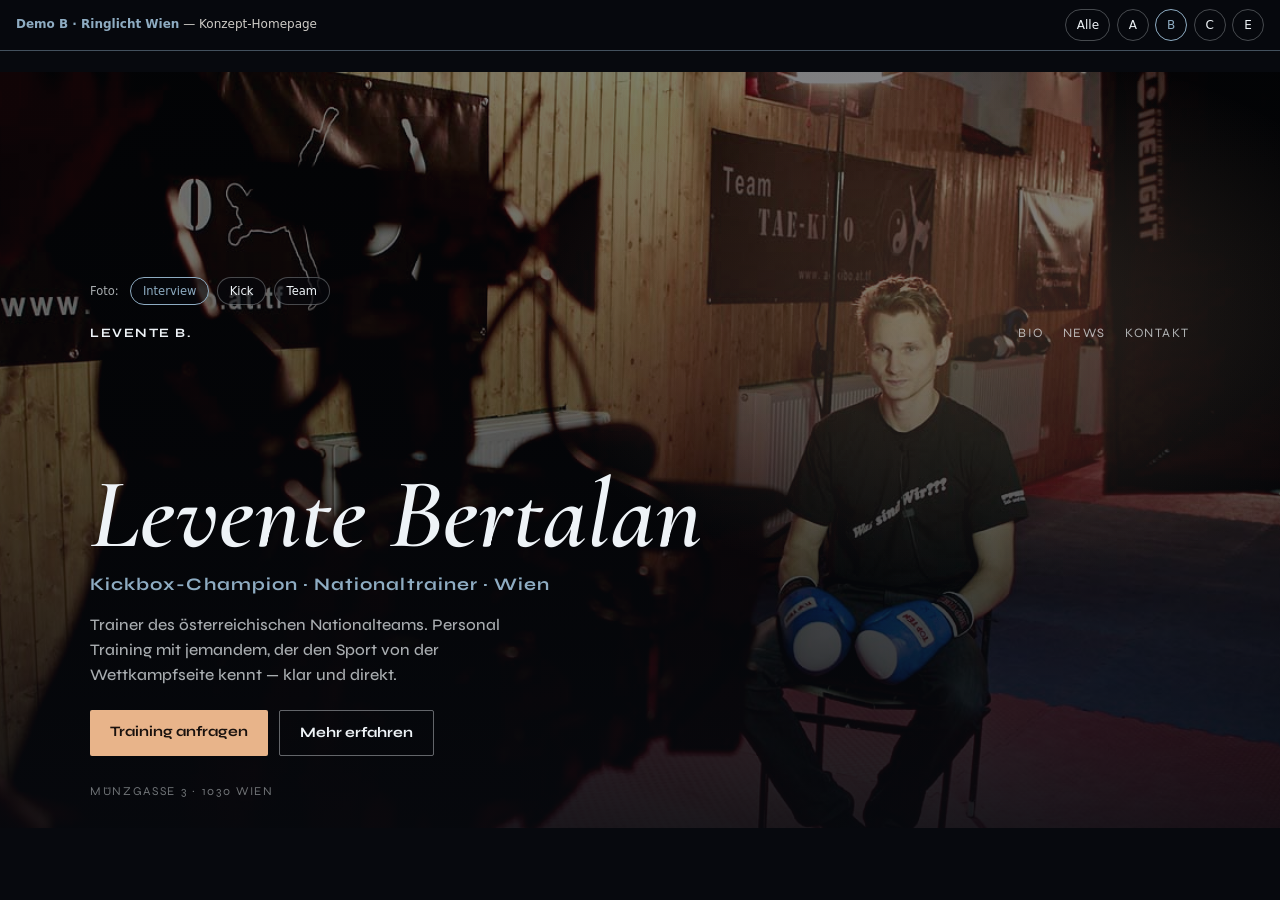
<file: b-levente-pitch/b/index.html>
<!DOCTYPE html>
<html lang="de">
<head>
  <meta charset="utf-8" />
  <meta name="viewport" content="width=device-width, initial-scale=1" />
  <title>Levente B. — Ringlicht Wien (Demo B)</title>
  <link rel="preconnect" href="https://fonts.googleapis.com" />
  <link rel="preconnect" href="https://fonts.gstatic.com" crossorigin />
  <link href="https://fonts.googleapis.com/css2?family=Cormorant+Garamond:ital,wght@1,600&family=Syne:wght@500;700;800&display=swap" rel="stylesheet" />
  <style>
    :root {
      --demo-accent: #8eacc2;
      --bg: #07090e;
      --steel: #8eacc2;
      --warm: #e8b48a;
      --paper: #eef3f7;
      --mute: rgba(238, 243, 247, 0.7);
    }
    * { box-sizing: border-box; }
    body { margin: 0; background: var(--bg); color: var(--paper); font-family: "Syne", system-ui, sans-serif; }
    a { color: inherit; text-decoration: none; }

    .demo-bar {
      position: fixed; top: 0; left: 0; right: 0; z-index: 40;
      display: flex;
      flex-direction: column;
      align-items: stretch;
      gap: 0.45rem;
      padding: 0.55rem 0.85rem;
      padding-top: calc(0.55rem + env(safe-area-inset-top, 0px));
      background: rgba(7, 9, 14, 0.94);
      border-bottom: 1px solid color-mix(in srgb, var(--demo-accent) 45%, transparent);
      backdrop-filter: blur(10px);
      font-size: 0.75rem;
      font-family: system-ui, sans-serif;
    }
    .demo-bar-label { line-height: 1.3; color: rgba(242,239,232,0.85); }
    .demo-bar-label strong { color: var(--demo-accent); font-weight: 600; }
    .demo-bar-links {
      display: flex;
      flex-wrap: wrap;
      gap: 0.4rem;
      align-items: center;
    }
    .demo-bar-links a {
      display: inline-flex;
      align-items: center;
      justify-content: center;
      min-width: 2rem;
      min-height: 2rem;
      padding: 0.3rem 0.65rem;
      border: 1px solid rgba(238,243,247,0.28);
      border-radius: 999px;
      line-height: 1;
      white-space: nowrap;
    }
    .demo-bar-links a:hover,
    .demo-bar-links a[aria-current="page"] {
      border-color: var(--demo-accent);
      color: var(--demo-accent);
    }
    @media (min-width: 720px) {
      .demo-bar {
        flex-direction: row;
        align-items: center;
        justify-content: space-between;
        gap: 0.75rem;
        padding: 0.55rem 1rem;
      }
    }
    @media (max-width: 719px) {
      .hero { padding-top: 6.25rem !important; }
      .media { top: 5.75rem !important; }
    }

    .hero {
      position: relative;
      min-height: 100svh;
      padding-top: 3.2rem;
      overflow: hidden;
      display: grid;
      align-content: end;
    }
    .hero::before, .hero::after {
      content: "";
      position: absolute; left: 0; right: 0; height: 8vh;
      background: var(--bg); z-index: 3;
    }
    .hero::before { top: 0; }
    .hero::after { bottom: 0; }

    .media {
      position: absolute; inset: 0;
      background: center/cover no-repeat;
      background-image: url("../assets/hero-ring.jpg");
      filter: contrast(1.05) saturate(0.85) brightness(0.78);
      transition: background-image 0.35s ease, filter 0.35s ease;
    }
    .media[data-shot="kick"] {
      background-image: url("../assets/hero-kick.png");
      background-size: contain;
      background-position: 85% 60%;
      background-color: #07090e;
      filter: contrast(1.05) saturate(0.6) brightness(0.88);
    }
    .media[data-shot="team"] {
      background-image: url("../assets/hero-team.jpg");
      background-position: center 30%;
      filter: contrast(1.05) saturate(0.8) brightness(0.7);
    }
    .wash {
      position: absolute; inset: 0;
      background:
        radial-gradient(ellipse 65% 55% at 75% 35%, rgba(232, 180, 138, 0.18), transparent 55%),
        linear-gradient(180deg, rgba(7,9,14,0.35) 0%, rgba(7,9,14,0.55) 50%, rgba(7,9,14,0.96) 100%);
    }

    .frame {
      position: relative; z-index: 4;
      width: min(1100px, calc(100% - 2rem));
      margin: 0 auto 10vh;
    }
    .topnav {
      display: flex; justify-content: space-between; align-items: baseline;
      margin-bottom: 14vh;
      font-size: 0.8rem; letter-spacing: 0.12em; text-transform: uppercase;
      color: var(--mute);
    }
    .topnav b { color: var(--paper); font-weight: 700; }
    .topnav div { display: flex; gap: 1.2rem; }

    h1 {
      margin: 0;
      font-family: "Cormorant Garamond", Georgia, serif;
      font-style: italic;
      font-weight: 600;
      font-size: clamp(3.2rem, 10vw, 6.2rem);
      line-height: 0.95;
      color: var(--paper);
    }
    .tag {
      margin: 0.85rem 0 1.1rem;
      font-size: clamp(0.95rem, 2vw, 1.1rem);
      font-weight: 700;
      letter-spacing: 0.06em;
      color: var(--steel);
    }
    .lede {
      margin: 0 0 1.4rem;
      max-width: 28rem;
      color: var(--mute);
      line-height: 1.55;
      font-weight: 500;
    }
    .ctas { display: flex; flex-wrap: wrap; gap: 0.7rem; }
    .btn {
      padding: 0.85rem 1.25rem; border-radius: 2px;
      font-weight: 700; font-size: 0.9rem;
      transition: transform 0.2s ease, background 0.2s ease;
    }
    .btn:hover { transform: translateY(-2px); }
    .btn-main { background: var(--warm); color: #1a120e; }
    .btn-ghost { border: 1px solid rgba(238,243,247,0.4); }

    .city {
      margin-top: 1.75rem;
      font-size: 0.75rem;
      letter-spacing: 0.14em;
      text-transform: uppercase;
      color: rgba(238,243,247,0.45);
    }

    .photo-pick {
      position: relative; z-index: 5;
      width: min(1100px, calc(100% - 2rem));
      margin: 0 auto 1.25rem;
      display: flex; flex-wrap: wrap; gap: 0.45rem; align-items: center;
      font-family: system-ui, sans-serif;
      font-size: 0.72rem;
      color: var(--mute);
    }
    .photo-pick span { margin-right: 0.25rem; }
    .photo-pick button {
      appearance: none;
      border: 1px solid rgba(238,243,247,0.28);
      background: rgba(7,9,14,0.55);
      color: var(--paper);
      border-radius: 999px;
      padding: 0.35rem 0.75rem;
      font: inherit;
      cursor: pointer;
    }
    .photo-pick button[aria-pressed="true"] {
      border-color: var(--steel);
      color: var(--steel);
    }

    @media (max-width: 640px) {
      .frame { margin-bottom: 8vh; }
      .topnav { margin-bottom: 8vh; }
      .hero::before, .hero::after { height: 5vh; }
    }
  </style>
</head>
<body>
  <div class="demo-bar">
    <div class="demo-bar-label"><strong>Demo B · Ringlicht Wien</strong> — Konzept-Homepage</div>
    <nav class="demo-bar-links" aria-label="Demo wechseln">
      <a href="../">Alle</a>
      <a href="../a/">A</a>
      <a href="./" aria-current="page">B</a>
      <a href="../c/">C</a>
      <a href="../e/">E</a>
    </nav>
  </div>

  <header class="hero">
    <div class="media" id="hero-media" data-shot="ring" aria-hidden="true"></div>
    <div class="wash" aria-hidden="true"></div>
    <div class="photo-pick" aria-label="Foto wählen">
      <span>Foto:</span>
      <button type="button" data-shot="ring" aria-pressed="true">Interview</button>
      <button type="button" data-shot="kick" aria-pressed="false">Kick</button>
      <button type="button" data-shot="team" aria-pressed="false">Team</button>
    </div>
    <div class="frame">
      <nav class="topnav" aria-label="Hauptnavigation">
        <b>Levente B.</b>
        <div>
          <a href="#bio">Bio</a>
          <a href="../news/?demo=b">News</a>
          <a href="mailto:trainwith@b-levente.at">Kontakt</a>
        </div>
      </nav>
      <h1>Levente Bertalan</h1>
      <p class="tag">Kickbox-Champion · Nationaltrainer · Wien</p>
      <p class="lede">Trainer des österreichischen Nationalteams. Personal Training mit jemandem, der den Sport von der Wettkampfseite kennt — klar und direkt.</p>
      <div class="ctas">
        <a class="btn btn-main" href="mailto:trainwith@b-levente.at">Training anfragen</a>
        <a class="btn btn-ghost" href="#bio">Mehr erfahren</a>
      </div>
      <p class="city" id="bio">Münzgasse 3 · 1030 Wien</p>
    </div>
  </header>

  <script>
    const media = document.getElementById("hero-media");
    const buttons = [...document.querySelectorAll(".photo-pick button")];
    buttons.forEach((btn) => {
      btn.addEventListener("click", () => {
        const shot = btn.dataset.shot;
        media.dataset.shot = shot;
        buttons.forEach((b) => b.setAttribute("aria-pressed", String(b === btn)));
      });
    });
  </script>
</body>
</html>
</file>
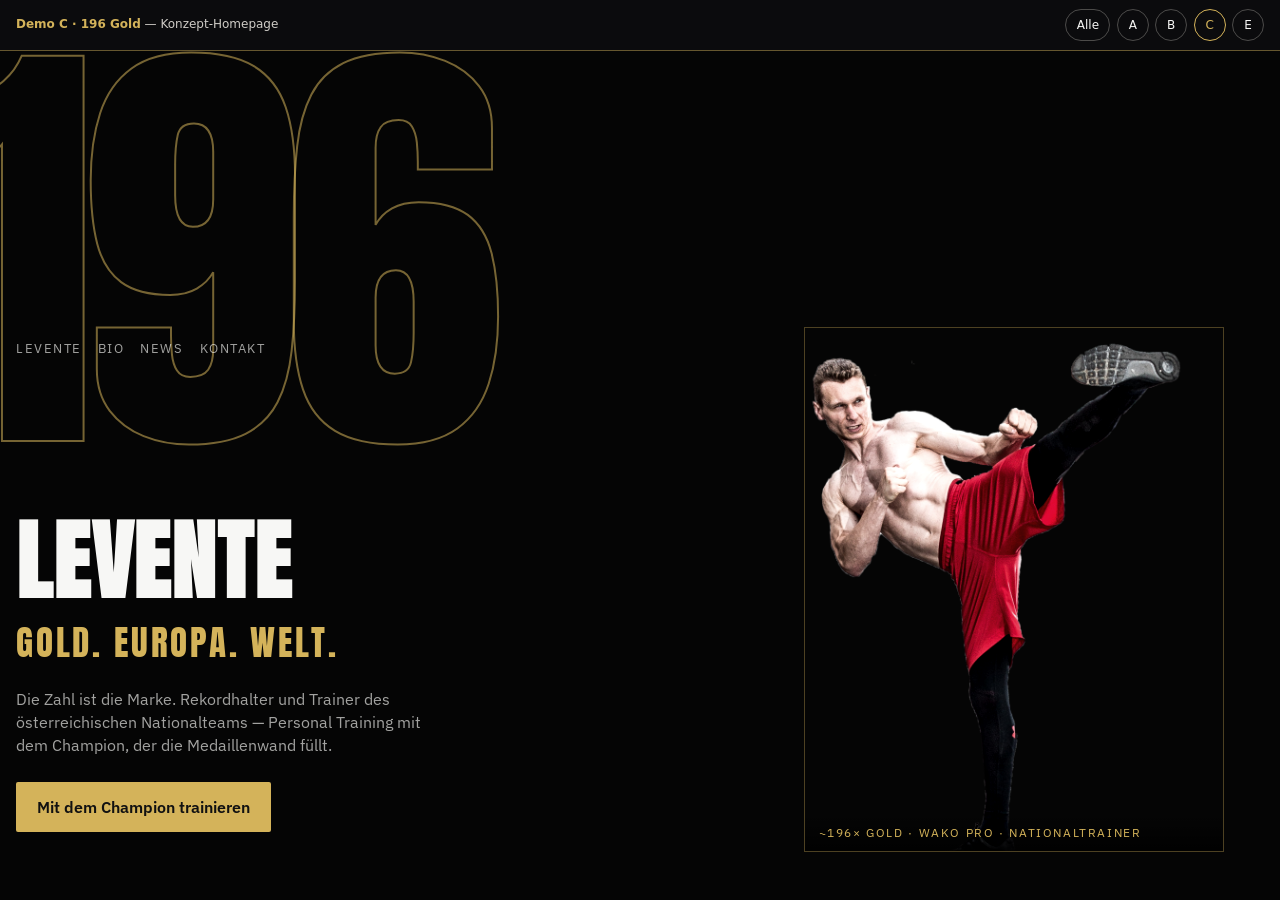
<file: b-levente-pitch/c/index.html>
<!DOCTYPE html>
<html lang="de">
<head>
  <meta charset="utf-8" />
  <meta name="viewport" content="width=device-width, initial-scale=1" />
  <title>Levente B. — 196 Gold (Demo C)</title>
  <link rel="preconnect" href="https://fonts.googleapis.com" />
  <link rel="preconnect" href="https://fonts.gstatic.com" crossorigin />
  <link href="https://fonts.googleapis.com/css2?family=Anton&family=IBM+Plex+Sans:wght@400;500;600&display=swap" rel="stylesheet" />
  <style>
    :root {
      --demo-accent: #d4b35a;
      --bg: #050505;
      --paper: #f7f7f5;
      --gold: #d4b35a;
      --mute: rgba(247, 247, 245, 0.65);
    }
    * { box-sizing: border-box; }
    body { margin: 0; background: var(--bg); color: var(--paper); font-family: "IBM Plex Sans", system-ui, sans-serif; }
    a { color: inherit; text-decoration: none; }

    .demo-bar {
          position: fixed; top: 0; left: 0; right: 0; z-index: 40;
          display: flex;
          flex-direction: column;
          align-items: stretch;
          gap: 0.45rem;
          padding: 0.55rem 0.85rem calc(0.55rem + env(safe-area-inset-top, 0px));
          padding-top: calc(0.55rem + env(safe-area-inset-top, 0px));
          background: rgba(12, 12, 14, 0.94);
          border-bottom: 1px solid color-mix(in srgb, var(--demo-accent) 45%, transparent);
          backdrop-filter: blur(10px);
          font-size: 0.75rem;
          font-family: system-ui, sans-serif;
        }
        .demo-bar-label { line-height: 1.3; color: rgba(242,239,232,0.85); }
        .demo-bar-label strong { color: var(--demo-accent, #c9a14a); font-weight: 600; }
        .demo-bar-links {
          display: flex;
          flex-wrap: wrap;
          gap: 0.4rem;
          align-items: center;
        }
        .demo-bar-links a {
          display: inline-flex;
          align-items: center;
          justify-content: center;
          min-width: 2rem;
          min-height: 2rem;
          padding: 0.3rem 0.65rem;
          border: 1px solid rgba(244, 240, 230, 0.28);
          border-radius: 999px;
          line-height: 1;
          white-space: nowrap;
          -webkit-tap-highlight-color: transparent;
        }
        .demo-bar-links a:hover,
        .demo-bar-links a[aria-current="page"] {
          border-color: var(--demo-accent, #c9a14a);
          color: var(--demo-accent, #c9a14a);
        }
        @media (min-width: 720px) {
          .demo-bar {
            flex-direction: row;
            align-items: center;
            justify-content: space-between;
            gap: 0.75rem;
            padding: 0.55rem 1rem;
          }
        }

    .hero, .frame, .stack { scroll-margin-top: 5.5rem; }
    @media (max-width: 719px) {
      .hero { padding-top: 6.25rem !important; }
      .hero-media, .bg, .media { top: 5.75rem !important; }
    }

    .hero {
      position: relative;
      min-height: 100svh;
      padding: 3.2rem 1rem 2rem;
      overflow: hidden;
      display: grid;
      grid-template-columns: 1.1fr 0.9fr;
      gap: 1rem;
      align-items: end;
    }
    .num {
      position: absolute;
      left: -4vw; top: 8vh;
      font-family: "Anton", sans-serif;
      font-size: clamp(10rem, 42vw, 28rem);
      line-height: 0.8;
      color: transparent;
      -webkit-text-stroke: 2px rgba(212, 179, 90, 0.55);
      letter-spacing: -0.04em;
      user-select: none;
      animation: num-in 1s ease both;
      pointer-events: none;
    }
    @keyframes num-in {
      from { opacity: 0; transform: translateY(4vh); }
      to { opacity: 1; transform: none; }
    }

    .copy {
      position: relative; z-index: 2;
      padding-bottom: 4vh;
      animation: rise 0.8s ease 0.15s both;
    }
    @keyframes rise {
      from { opacity: 0; transform: translateY(14px); }
      to { opacity: 1; transform: none; }
    }
    .nav {
      display: flex; gap: 1rem; margin-bottom: 18vh;
      font-size: 0.8rem; letter-spacing: 0.12em; text-transform: uppercase; color: var(--mute);
    }
    .nav a:hover { color: var(--gold); }
    h1 {
      margin: 0;
      font-family: "Anton", sans-serif;
      font-size: clamp(3rem, 9vw, 5.5rem);
      letter-spacing: 0.02em;
      line-height: 0.95;
    }
    .goldline {
      margin: 0.85rem 0 1.2rem;
      font-family: "Anton", sans-serif;
      font-size: clamp(1.4rem, 4vw, 2.2rem);
      color: var(--gold);
      letter-spacing: 0.08em;
      text-transform: uppercase;
    }
    .lede { margin: 0 0 1.5rem; max-width: 26rem; color: var(--mute); line-height: 1.45; }
    .cta {
      display: inline-block;
      background: var(--gold); color: #111; font-weight: 600;
      padding: 0.95rem 1.3rem; border-radius: 2px;
      transition: transform 0.2s ease;
    }
    .cta:hover { transform: translateY(-2px); }

    .shot {
      position: relative; z-index: 2;
      justify-self: end;
      width: min(100%, 420px);
      aspect-ratio: 4/5;
      overflow: hidden;
      border: 1px solid rgba(212,179,90,0.35);
      animation: rise 0.9s ease 0.25s both;
    }
    .shot img {
      width: 100%; height: 100%; object-fit: cover; object-position: center top;
      filter: contrast(1.15) grayscale(0.15);
      transition: transform 8s ease;
    }
    .shot:hover img { transform: scale(1.06); }
    .shot figcaption {
      position: absolute; left: 0; right: 0; bottom: 0;
      padding: 0.7rem 0.85rem;
      background: linear-gradient(transparent, rgba(0,0,0,0.85));
      font-size: 0.72rem; letter-spacing: 0.14em; text-transform: uppercase; color: var(--gold);
    }

    @media (max-width: 820px) {
      .hero { grid-template-columns: 1fr; align-items: start; }
      .nav { margin-bottom: 8vh; }
      .num { top: 4vh; font-size: clamp(8rem, 50vw, 16rem); opacity: 0.7; }
      .shot { width: min(100%, 360px); justify-self: start; }
    }
    @media (prefers-reduced-motion: reduce) {
      .num, .copy, .shot { animation: none; }
      .shot img { transition: none; }
    }
  </style>
</head>
<body>
    <div class="demo-bar">
    <div class="demo-bar-label"><strong>Demo C · 196 Gold</strong> — Konzept-Homepage</div>
    <nav class="demo-bar-links" aria-label="Demo wechseln">
      <a href="../">Alle</a>
      <a href="../a/">A</a>
      <a href="../b/">B</a>
      <a href="./" aria-current="page">C</a>
      <a href="../e/">E</a>
    </nav>
  </div>

  <header class="hero">
    <div class="num" aria-hidden="true">196</div>
    <div class="copy">
      <nav class="nav" aria-label="Hauptnavigation">
        <a href="./">Levente</a>
        <a href="#bio">Bio</a>
        <a href="../news/?demo=c">News</a>
        <a href="mailto:trainwith@b-levente.at">Kontakt</a>
      </nav>
      <h1>LEVENTE</h1>
      <p class="goldline">Gold. Europa. Welt.</p>
      <p class="lede" id="bio">Die Zahl ist die Marke. Rekordhalter und Trainer des österreichischen Nationalteams — Personal Training mit dem Champion, der die Medaillenwand füllt.</p>
      <a class="cta" href="mailto:trainwith@b-levente.at">Mit dem Champion trainieren</a>
    </div>
    <figure class="shot">
      <img src="../assets/hero-kick.png" alt="Levente Bertalan beim Kick" />
      <figcaption id="news">~196× Gold · WAKO PRO · Nationaltrainer</figcaption>
    </figure>
  </header>
</body>
</html>
</file>
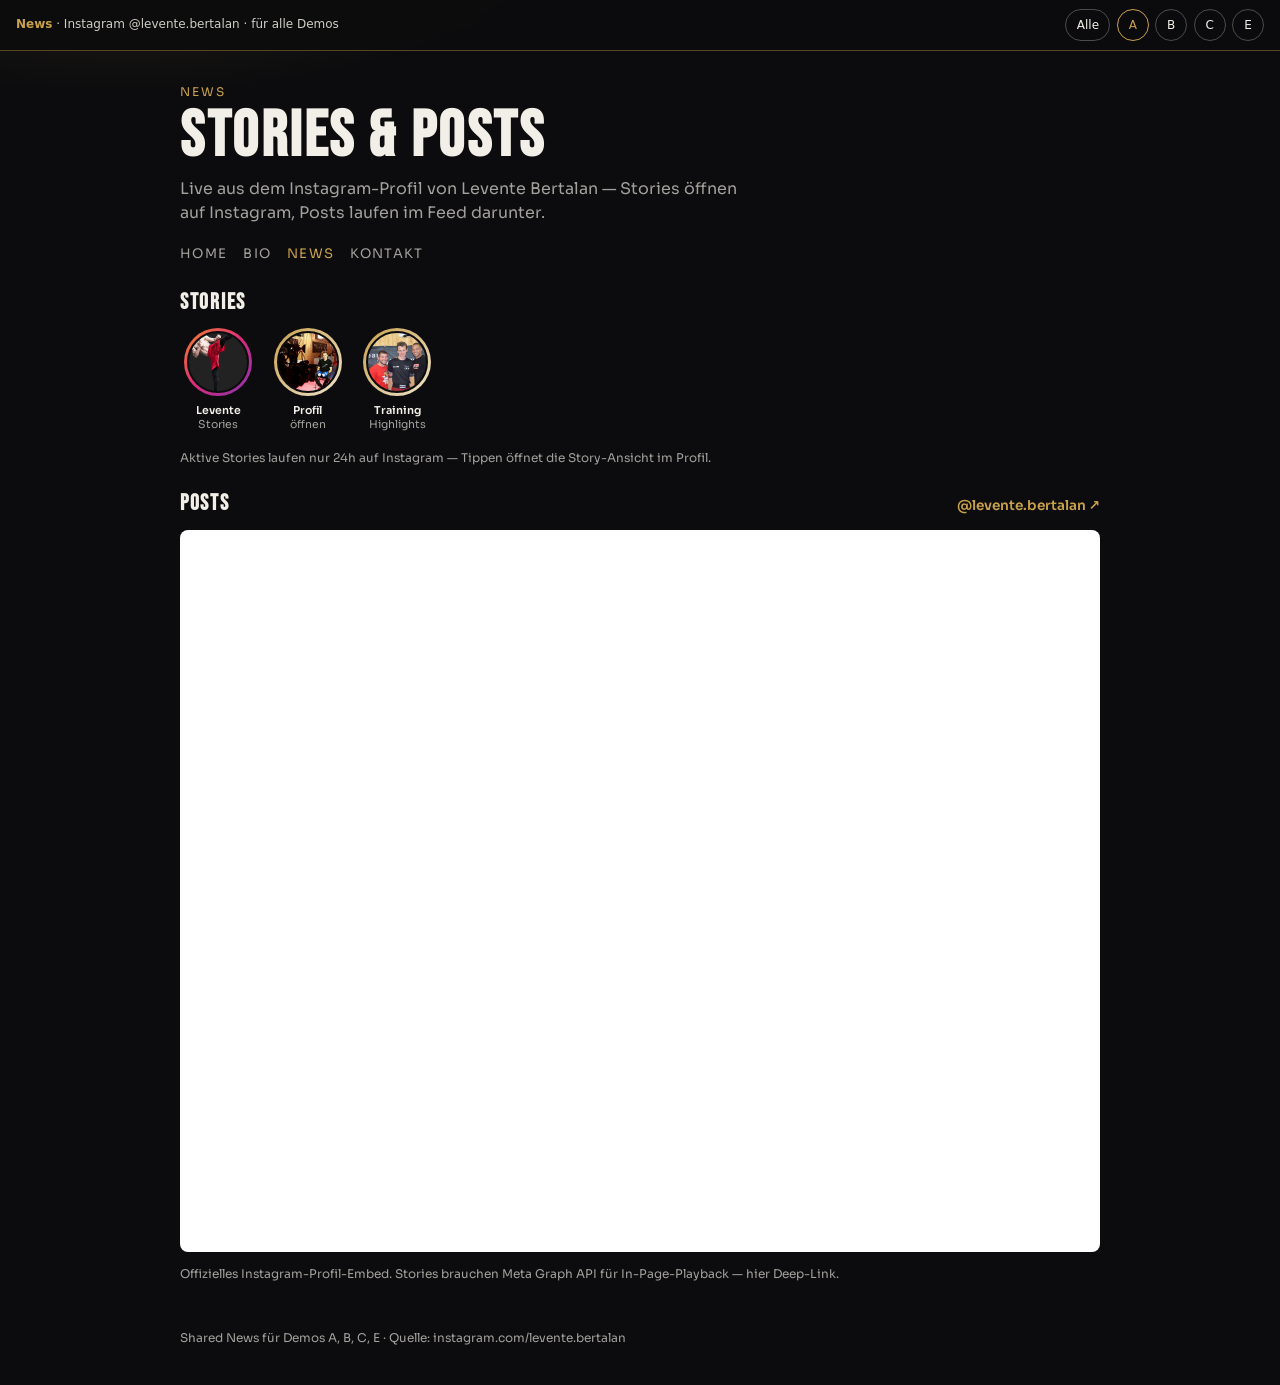
<file: b-levente-pitch/news/index.html>
<!DOCTYPE html>
<html lang="de">
<head>
  <meta charset="utf-8" />
  <meta name="viewport" content="width=device-width, initial-scale=1" />
  <title>News — Levente B. · Instagram</title>
  <link rel="preconnect" href="https://fonts.googleapis.com" />
  <link rel="preconnect" href="https://fonts.gstatic.com" crossorigin />
  <link href="https://fonts.googleapis.com/css2?family=Bebas+Neue&family=Sora:wght@400;500;600&display=swap" rel="stylesheet" />
  <style>
    :root {
      --bg: #0c0d12;
      --paper: #f2efe8;
      --mute: rgba(242, 239, 232, 0.65);
      --line: rgba(242, 239, 232, 0.14);
      --accent: #c9a14a;
      --accent-text: #111;
      --font-display: "Bebas Neue", sans-serif;
      --font-body: "Sora", system-ui, sans-serif;
    }
    html[data-demo="a"] { --accent: #c9a14a; --bg: #0c0c0e; }
    html[data-demo="b"] {
      --accent: #8eacc2;
      --bg: #07090e;
      --font-display: "Syne", "Sora", sans-serif;
    }
    html[data-demo="c"] { --accent: #d4b35a; --bg: #050505; --font-display: "Anton", "Bebas Neue", sans-serif; }
    html[data-demo="e"] { --accent: #e11d2e; --bg: #101010; --paper: #ece6d8; --accent-text: #fff; }

    * { box-sizing: border-box; }
    body {
      margin: 0;
      min-height: 100vh;
      padding-top: 5.5rem;
      color: var(--paper);
      font-family: var(--font-body);
      background:
        radial-gradient(900px 420px at 10% -10%, color-mix(in srgb, var(--accent) 22%, transparent), transparent 55%),
        var(--bg);
    }
    a { color: inherit; text-decoration: none; }

    .demo-bar {
          position: fixed; top: 0; left: 0; right: 0; z-index: 40;
          display: flex;
          flex-direction: column;
          align-items: stretch;
          gap: 0.45rem;
          padding: 0.55rem 0.85rem calc(0.55rem + env(safe-area-inset-top, 0px));
          padding-top: calc(0.55rem + env(safe-area-inset-top, 0px));
          background: color-mix(in srgb, var(--bg) 92%, transparent);
          border-bottom: 1px solid color-mix(in srgb, var(--accent) 40%, transparent);
          backdrop-filter: blur(10px);
          font-size: 0.75rem;
          font-family: system-ui, sans-serif;
        }
        .demo-bar-label { line-height: 1.3; color: rgba(242,239,232,0.85); }
        .demo-bar-label strong { color: var(--accent); font-weight: 600; }
        .demo-bar-links {
          display: flex;
          flex-wrap: wrap;
          gap: 0.4rem;
          align-items: center;
        }
        .demo-bar-links a {
          display: inline-flex;
          align-items: center;
          justify-content: center;
          min-width: 2rem;
          min-height: 2rem;
          padding: 0.3rem 0.65rem;
          border: 1px solid rgba(244, 240, 230, 0.28);
          border-radius: 999px;
          line-height: 1;
          white-space: nowrap;
          -webkit-tap-highlight-color: transparent;
        }
        .demo-bar-links a:hover,
        .demo-bar-links a[aria-current="page"] {
          border-color: var(--accent);
          color: var(--accent);
        }
        @media (min-width: 720px) {
          .demo-bar {
            flex-direction: row;
            align-items: center;
            justify-content: space-between;
            gap: 0.75rem;
            padding: 0.55rem 1rem;
          }
          body { padding-top: 3.25rem; }
        }

    .wrap { width: min(920px, calc(100% - 2rem)); margin-inline: auto; }

    header.page {
      padding: 2rem 0 1.25rem;
      animation: rise 0.7s ease both;
    }
    @keyframes rise {
      from { opacity: 0; transform: translateY(12px); }
      to { opacity: 1; transform: none; }
    }
    .eyebrow {
      margin: 0 0 0.5rem;
      font-size: 0.75rem;
      letter-spacing: 0.16em;
      text-transform: uppercase;
      color: var(--accent);
    }
    h1 {
      margin: 0 0 0.55rem;
      font-family: var(--font-display);
      font-size: clamp(2.4rem, 8vw, 4rem);
      letter-spacing: 0.04em;
      line-height: 0.95;
      font-weight: 700;
    }
    .lede {
      margin: 0;
      max-width: 36rem;
      color: var(--mute);
      line-height: 1.5;
    }

    .site-nav {
      display: flex; gap: 1rem; flex-wrap: wrap;
      margin-top: 1.25rem;
      font-size: 0.82rem;
      letter-spacing: 0.1em;
      text-transform: uppercase;
      color: var(--mute);
    }
    .site-nav a:hover { color: var(--paper); }
    .site-nav a.is-active { color: var(--accent); }

    /* Stories */
    .stories {
      padding: 0.5rem 0 1.5rem;
      animation: rise 0.75s ease 0.08s both;
    }
    .stories h2 {
      margin: 0 0 0.85rem;
      font-family: var(--font-display);
      font-size: 1.35rem;
      letter-spacing: 0.08em;
    }
    .story-row {
      display: flex;
      gap: 0.85rem;
      overflow-x: auto;
      padding-bottom: 0.35rem;
      scroll-snap-type: x mandatory;
    }
    .story {
      flex: 0 0 auto;
      width: 76px;
      text-align: center;
      scroll-snap-align: start;
      color: var(--mute);
      font-size: 0.68rem;
    }
    .story-ring {
      width: 68px; height: 68px;
      margin: 0 auto 0.4rem;
      padding: 3px;
      border-radius: 50%;
      background: linear-gradient(135deg, var(--accent), color-mix(in srgb, var(--accent) 30%, #fff));
      transition: transform 0.2s ease;
    }
    .story:hover .story-ring { transform: scale(1.05); }
    .story-ring span {
      display: block;
      width: 100%; height: 100%;
      border-radius: 50%;
      border: 2px solid var(--bg);
      background: center/cover no-repeat #222;
      background-image: url("../assets/hero-kick.png");
    }
    .story.live .story-ring {
      background: linear-gradient(135deg, #f58529, #dd2a7b 50%, #8134af);
    }
    .story b { display: block; color: var(--paper); font-weight: 600; margin-top: 0.15rem; }

    /* Posts / embed */
    .posts {
      padding: 0 0 3rem;
      animation: rise 0.8s ease 0.12s both;
    }
    .posts-head {
      display: flex; flex-wrap: wrap; gap: 0.75rem;
      align-items: baseline; justify-content: space-between;
      margin-bottom: 0.9rem;
    }
    .posts-head h2 {
      margin: 0;
      font-family: var(--font-display);
      font-size: 1.35rem;
      letter-spacing: 0.08em;
    }
    .posts-head a {
      color: var(--accent);
      font-size: 0.85rem;
      font-weight: 600;
    }

    .embed-shell {
      border: 1px solid var(--line);
      border-radius: 8px;
      overflow: hidden;
      background: #fff;
      min-height: 480px;
    }
    .embed-shell iframe {
      display: block;
      width: 100%;
      height: min(720px, 85vh);
      border: 0;
      background: #fff;
    }

    .fallback {
      display: none;
      padding: 2rem 1.25rem;
      text-align: center;
      color: #222;
      font-family: system-ui, sans-serif;
    }
    .fallback a {
      display: inline-block;
      margin-top: 0.85rem;
      padding: 0.75rem 1.1rem;
      border-radius: 999px;
      background: var(--accent);
      color: var(--accent-text);
      font-weight: 600;
    }
    body.embed-failed .fallback { display: block; }
    body.embed-failed iframe { display: none; }

    .note {
      margin: 0.85rem 0 0;
      font-size: 0.75rem;
      color: var(--mute);
      line-height: 1.4;
    }

    footer {
      padding: 0 0 2.5rem;
      color: var(--mute);
      font-size: 0.75rem;
    }

    @media (prefers-reduced-motion: reduce) {
      header.page, .stories, .posts { animation: none; }
    }
  </style>
</head>
<body>
    <div class="demo-bar">
    <div class="demo-bar-label"><strong>News</strong> · Instagram @levente.bertalan · für alle Demos</div>
    <nav class="demo-bar-links" aria-label="Demo wechseln">
      <a href="../">Alle</a>
      <a href="../a/">A</a>
      <a href="../b/">B</a>
      <a href="../c/">C</a>
      <a href="../e/">E</a>
    </nav>
  </div>

  <main class="wrap">
    <header class="page">
      <p class="eyebrow">News</p>
      <h1>Stories &amp; Posts</h1>
      <p class="lede">Live aus dem Instagram-Profil von Levente Bertalan — Stories öffnen auf Instagram, Posts laufen im Feed darunter.</p>
      <nav class="site-nav" aria-label="Seitennavigation">
        <a id="home-link" href="../a/">Home</a>
        <a href="#bio-stub">Bio</a>
        <a class="is-active" href="./">News</a>
        <a href="mailto:trainwith@b-levente.at">Kontakt</a>
      </nav>
    </header>

    <section class="stories" aria-labelledby="stories-title">
      <h2 id="stories-title">Stories</h2>
      <div class="story-row">
        <a class="story live" href="https://www.instagram.com/stories/levente.bertalan/" target="_blank" rel="noopener">
          <div class="story-ring"><span style="background-image:url('../assets/hero-kick.png')"></span></div>
          <b>Levente</b>
          Stories
        </a>
        <a class="story" href="https://www.instagram.com/levente.bertalan/" target="_blank" rel="noopener">
          <div class="story-ring"><span style="background-image:url('../assets/hero-ring.jpg')"></span></div>
          <b>Profil</b>
          öffnen
        </a>
        <a class="story" href="https://www.instagram.com/levente.bertalan/" target="_blank" rel="noopener">
          <div class="story-ring"><span style="background-image:url('../assets/hero-group.jpg')"></span></div>
          <b>Training</b>
          Highlights
        </a>
      </div>
      <p class="note">Aktive Stories laufen nur 24h auf Instagram — Tippen öffnet die Story-Ansicht im Profil.</p>
    </section>

    <section class="posts" aria-labelledby="posts-title">
      <div class="posts-head">
        <h2 id="posts-title">Posts</h2>
        <a href="https://www.instagram.com/levente.bertalan/" target="_blank" rel="noopener">@levente.bertalan ↗</a>
      </div>
      <div class="embed-shell">
        <iframe
          id="ig-embed"
          title="Instagram Feed — levente.bertalan"
          src="https://www.instagram.com/levente.bertalan/embed"
          loading="lazy"
          referrerpolicy="strict-origin-when-cross-origin"
          allow="encrypted-media; clipboard-write"
        ></iframe>
        <div class="fallback">
          <p>Instagram-Embed konnte hier nicht geladen werden.</p>
          <a href="https://www.instagram.com/levente.bertalan/" target="_blank" rel="noopener">Profil auf Instagram öffnen</a>
        </div>
      </div>
      <p class="note">Offizielles Instagram-Profil-Embed. Stories brauchen Meta Graph API für In-Page-Playback — hier Deep-Link.</p>
    </section>
  </main>

  <footer class="wrap">
    Shared News für Demos A, B, C, E · Quelle: instagram.com/levente.bertalan
  </footer>

  <script>
    const params = new URLSearchParams(location.search);
    const demo = (params.get("demo") || "a").toLowerCase();
    const allowed = ["a", "b", "c", "e"];
    const key = allowed.includes(demo) ? demo : "a";
    document.documentElement.dataset.demo = key;

    const home = document.getElementById("home-link");
    home.href = `../${key}/`;

    document.querySelectorAll(".demo-bar-links a").forEach((a) => {
      const href = a.getAttribute("href") || "";
      if (href === `../${key}/`) a.setAttribute("aria-current", "page");
    });

    // Soft fail if iframe stays blank (blocked) — after load still show iframe; only toggle if error event
    const frame = document.getElementById("ig-embed");
    frame.addEventListener("error", () => document.body.classList.add("embed-failed"));

    // Load demo-specific display fonts when needed
    if (key === "b") {
      const l = document.createElement("link");
      l.rel = "stylesheet";
      l.href = "https://fonts.googleapis.com/css2?family=Syne:wght@700&display=swap";
      document.head.appendChild(l);
    }
    if (key === "c") {
      const l = document.createElement("link");
      l.rel = "stylesheet";
      l.href = "https://fonts.googleapis.com/css2?family=Anton&display=swap";
      document.head.appendChild(l);
    }
  </script>
</body>
</html>
</file>
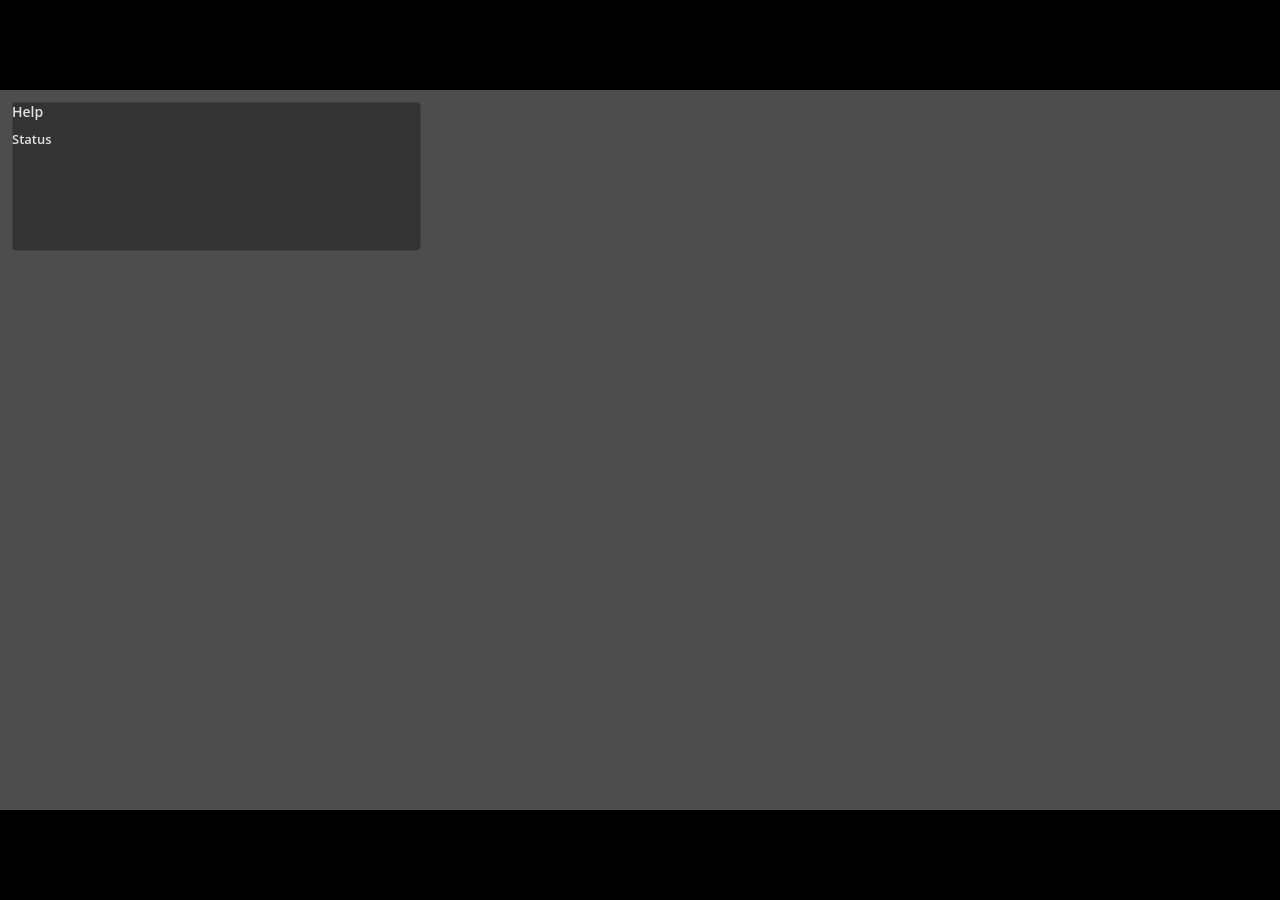
<file: tile_lab/play/index.html>
<!DOCTYPE html>
<html lang="en">
	<head>
		<meta charset="utf-8">
		<meta name="viewport" content="width=device-width, user-scalable=no, initial-scale=1.0">
		<title>Tile Lab</title>
		<style>
html, body, #canvas {
	margin: 0;
	padding: 0;
	border: 0;
}

body {
	color: white;
	background-color: black;
	overflow: hidden;
	touch-action: none;
}

#canvas {
	display: block;
}

#canvas:focus {
	outline: none;
}

#status, #status-splash, #status-progress {
	position: absolute;
	left: 0;
	right: 0;
}

#status, #status-splash {
	top: 0;
	bottom: 0;
}

#status {
	background-color: #242424;
	display: flex;
	flex-direction: column;
	justify-content: center;
	align-items: center;
	visibility: hidden;
}

#status-splash {
	max-height: 100%;
	max-width: 100%;
	margin: auto;
}

#status-splash.show-image--false {
	display: none;
}

#status-splash.fullsize--true {
	height: 100%;
	width: 100%;
	object-fit: contain;
}

#status-splash.use-filter--false {
	image-rendering: pixelated;
}

#status-progress, #status-notice {
	display: none;
}

#status-progress {
	bottom: 10%;
	width: 50%;
	margin: 0 auto;
}

#status-notice {
	background-color: #5b3943;
	border-radius: 0.5rem;
	border: 1px solid #9b3943;
	color: #e0e0e0;
	font-family: 'Noto Sans', 'Droid Sans', Arial, sans-serif;
	line-height: 1.3;
	margin: 0 2rem;
	overflow: hidden;
	padding: 1rem;
	text-align: center;
	z-index: 1;
}
		</style>
		<link id="-gd-engine-icon" rel="icon" type="image/png" href="index.icon.png" />
<link rel="apple-touch-icon" href="index.apple-touch-icon.png"/>

	</head>
	<body>
		<canvas id="canvas">
			Your browser does not support the canvas tag.
		</canvas>

		<noscript>
			Your browser does not support JavaScript.
		</noscript>

		<div id="status">
			<img id="status-splash" class="show-image--true fullsize--true use-filter--true" src="index.png" alt="">
			<progress id="status-progress"></progress>
			<div id="status-notice"></div>
		</div>

		<script src="index.js"></script>
		<script>
const GODOT_CONFIG = {"args":[],"canvasResizePolicy":2,"ensureCrossOriginIsolationHeaders":true,"executable":"index","experimentalVK":false,"fileSizes":{"index.pck":1427168,"index.wasm":43699190},"focusCanvas":true,"gdextensionLibs":[]};
const GODOT_THREADS_ENABLED = false;
const engine = new Engine(GODOT_CONFIG);

(function () {
	const statusOverlay = document.getElementById('status');
	const statusProgress = document.getElementById('status-progress');
	const statusNotice = document.getElementById('status-notice');

	let initializing = true;
	let statusMode = '';

	function setStatusMode(mode) {
		if (statusMode === mode || !initializing) {
			return;
		}
		if (mode === 'hidden') {
			statusOverlay.remove();
			initializing = false;
			return;
		}
		statusOverlay.style.visibility = 'visible';
		statusProgress.style.display = mode === 'progress' ? 'block' : 'none';
		statusNotice.style.display = mode === 'notice' ? 'block' : 'none';
		statusMode = mode;
	}

	function setStatusNotice(text) {
		while (statusNotice.lastChild) {
			statusNotice.removeChild(statusNotice.lastChild);
		}
		const lines = text.split('\n');
		lines.forEach((line) => {
			statusNotice.appendChild(document.createTextNode(line));
			statusNotice.appendChild(document.createElement('br'));
		});
	}

	function displayFailureNotice(err) {
		console.error(err);
		if (err instanceof Error) {
			setStatusNotice(err.message);
		} else if (typeof err === 'string') {
			setStatusNotice(err);
		} else {
			setStatusNotice('An unknown error occurred.');
		}
		setStatusMode('notice');
		initializing = false;
	}

	const missing = Engine.getMissingFeatures({
		threads: GODOT_THREADS_ENABLED,
	});

	if (missing.length !== 0) {
		if (GODOT_CONFIG['serviceWorker'] && GODOT_CONFIG['ensureCrossOriginIsolationHeaders'] && 'serviceWorker' in navigator) {
			let serviceWorkerRegistrationPromise;
			try {
				serviceWorkerRegistrationPromise = navigator.serviceWorker.getRegistration();
			} catch (err) {
				serviceWorkerRegistrationPromise = Promise.reject(new Error('Service worker registration failed.'));
			}
			// There's a chance that installing the service worker would fix the issue
			Promise.race([
				serviceWorkerRegistrationPromise.then((registration) => {
					if (registration != null) {
						return Promise.reject(new Error('Service worker already exists.'));
					}
					return registration;
				}).then(() => engine.installServiceWorker()),
				// For some reason, `getRegistration()` can stall
				new Promise((resolve) => {
					setTimeout(() => resolve(), 2000);
				}),
			]).then(() => {
				// Reload if there was no error.
				window.location.reload();
			}).catch((err) => {
				console.error('Error while registering service worker:', err);
			});
		} else {
			// Display the message as usual
			const missingMsg = 'Error\nThe following features required to run Godot projects on the Web are missing:\n';
			displayFailureNotice(missingMsg + missing.join('\n'));
		}
	} else {
		setStatusMode('progress');
		engine.startGame({
			'onProgress': function (current, total) {
				if (current > 0 && total > 0) {
					statusProgress.value = current;
					statusProgress.max = total;
				} else {
					statusProgress.removeAttribute('value');
					statusProgress.removeAttribute('max');
				}
			},
		}).then(() => {
			setStatusMode('hidden');
		}, displayFailureNotice);
	}
}());
		</script>
	</body>
</html>
</file>
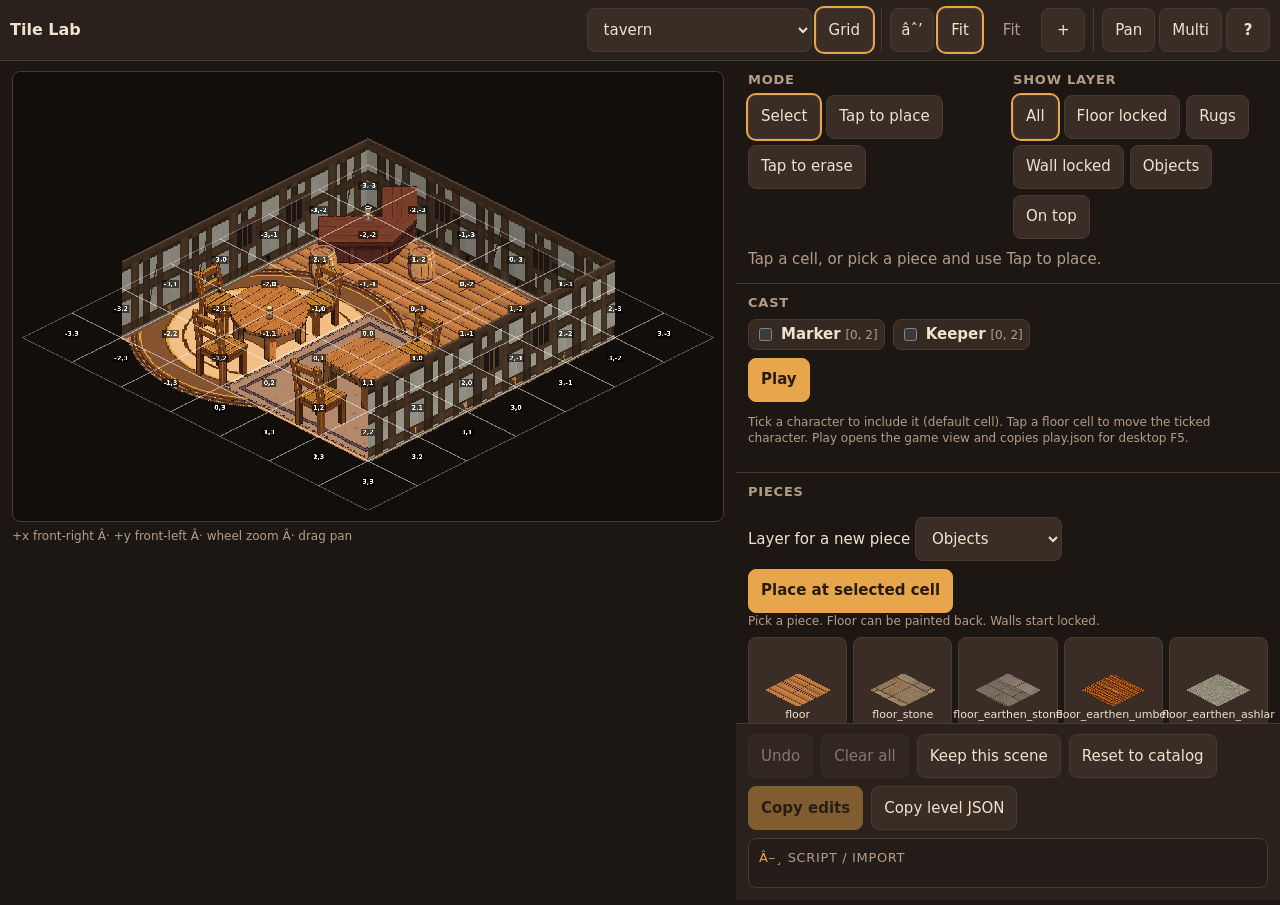
<file: tile_lab/level_picker.html>
<!doctype html>
<html lang="en">
  <head>
    <meta charset="utf-8" />
    <meta name="viewport" content="width=device-width, initial-scale=1, viewport-fit=cover" />
    <title>Tile Lab level picker</title>
    <script src="./assets/scene_persist.js?v=lazyAtlas2"></script>
    <script type="module" crossorigin src="./assets/index-place-floor.js?v=lazyAtlas2"></script>
    <link rel="stylesheet" crossorigin href="./assets/index-qKOAs9om.css">
    <style>
      /* overflow-x:auto makes overflow-y compute to auto too, which clips the
         absolutely-positioned iso diamonds if #cells has no height yet. Keep
         a min size so the diamond cannot collapse to an empty strip. */
      #cellsWrap {
        overflow-x: auto;
        overflow-y: visible;
        -webkit-overflow-scrolling: touch;
        padding: 4px 0 8px;
        min-height: 280px;
      }
      #cells {
        position: relative;
        display: block !important;
        margin: 0 auto;
        gap: 0;
        grid-template-columns: none !important;
        grid-template-rows: none !important;
        max-width: none !important;
        min-width: 492px;
        min-height: 268px;
        --cell-w: 64px;
        --cell-h: 32px;
      }
      #cells button {
        position: absolute !important;
        width: var(--cell-w);
        height: var(--cell-h);
        min-height: 0 !important;
        margin: 0;
        padding: 0 6px;
        font-size: 10px;
        line-height: 1.05;
        border: 0;
        border-radius: 0;
        background: #3a2d25;
        clip-path: polygon(50% 0%, 100% 50%, 50% 100%, 0% 50%);
        display: flex;
        align-items: center;
        justify-content: center;
        text-align: center;
        overflow: hidden;
        z-index: 1;
      }
      #cells .axis {
        position: absolute;
        font-size: 11px;
        color: var(--dim, #b39d86);
        pointer-events: none;
        transform: translate(-50%, -50%);
        z-index: 0;
        line-height: 1;
        display: block;
      }
      #cells .axis-caption {
        position: absolute;
        font-size: 10px;
        color: var(--dim, #b39d86);
        pointer-events: none;
        letter-spacing: 0.04em;
        text-transform: uppercase;
        z-index: 0;
        white-space: nowrap;
      }
      #cells button.floorc { background: #8a6a4a !important; }
      #cells button.sel {
        outline: none;
        filter: drop-shadow(0 0 1px var(--accent, #e8a64c)) drop-shadow(0 0 2px var(--accent, #e8a64c));
        z-index: 3;
      }
      #cells button.multi {
        outline: none;
        filter: drop-shadow(0 0 1px #7fd1ff) drop-shadow(0 0 2px #7fd1ff);
        z-index: 2;
      }
      #cells button.src {
        outline: none;
        filter: drop-shadow(0 0 1px #7fd1ff);
        z-index: 2;
        opacity: 0.9;
      }
      #viewport {
        max-height: 70vh;
        min-height: 240px;
        touch-action: pan-x pan-y;
        overscroll-behavior: contain;
        cursor: grab;
      }
      #viewport.panning { cursor: grabbing; }
      #viewport.pan-mode { cursor: move; }
      #viewport.multi-mode { cursor: crosshair; touch-action: none; }
      #viewport.moving-sel { cursor: grabbing; }

      /* --- P0: single toolbar row --- */
      header {
        display: flex;
        gap: 10px;
        flex-wrap: wrap;
        align-items: center;
        row-gap: 0;
      }
      header .title { margin-right: auto; }
      header .title p { display: none; }
      .toolbar {
        display: flex;
        flex-wrap: wrap;
        align-items: center;
        gap: 8px;
      }
      .toolbar-group {
        display: flex;
        align-items: center;
        gap: 4px;
        padding-right: 8px;
        border-right: 1px solid var(--line, #4a3a30);
      }
      .toolbar-group:last-child { border-right: 0; padding-right: 0; }
      .cam { display: flex; gap: 4px; align-items: center; flex-wrap: nowrap; }
      .cam button { min-width: 44px; padding: 6px 10px; }
      #zoomLabel {
        min-width: 3.2rem;
        text-align: center;
        color: var(--dim);
        font-variant-numeric: tabular-nums;
      }
      #zoomLabel:empty { display: none; }
      #helpBtn {
        min-width: 44px;
        font-weight: 700;
      }
      #helpBtn[aria-expanded="true"] {
        background: var(--accent, #e8a64c);
        color: #2a1a08;
        border-color: var(--accent, #e8a64c);
      }

      /* Idle camera strip: hidden; only show when Multi/Pan/selection is active */
      #camStatus {
        display: none;
        flex: 1 0 100%;
        width: 100%;
        margin: 0;
        padding: 6px 10px 8px;
        background: var(--panel, #2a211c);
        border-top: 1px solid var(--line, #4a3a30);
        color: var(--dim, #b39d86);
        font-size: 13px;
        min-height: 0;
        box-sizing: border-box;
        order: 5;
      }
      #camStatus.active {
        display: block !important;
        color: var(--accent, #e8a64c);
        font-weight: 600;
      }
      #multiBtn.on { background: var(--accent, #e8a64c); color: #2a1a08; border-color: var(--accent, #e8a64c); outline: none; }

      #viewLegend {
        min-height: 0;
        margin: 6px 0 0;
      }
      .help-panel {
        display: none;
        margin: 0;
        padding: 10px 12px 12px;
        background: var(--panel, #2a211c);
        border-bottom: 1px solid var(--line, #4a3a30);
        max-height: min(36vh, 280px);
        overflow-y: auto;
        overscroll-behavior: contain;
      }
      .help-panel.open { display: block; }
      .help-panel h2 { margin-top: 10px; }
      .help-panel h2:first-child { margin-top: 0; }
      .help-panel p { margin: 0 0 8px; }
      .help-copy { display: none !important; }

      .palette-filters { display: flex; flex-direction: column; gap: 6px; margin-bottom: 8px; }
      .palette-filters .row { gap: 6px; }
      .palette-section {
        grid-column: 1 / -1;
        margin: 4px 0 0;
        padding: 6px 0 0;
        border-top: 1px solid var(--line, #4a3a30);
        font-size: 12px;
        letter-spacing: 0.05em;
        text-transform: uppercase;
        color: var(--dim, #b39d86);
      }
      .palette-section:first-child { border-top: 0; margin-top: 0; padding-top: 0; }
      #pieceNote { min-height: 0; margin: 0 0 8px; }
      #pieceNote:empty { display: none; }
      #facingPanel {
        margin: 8px 0;
        padding: 8px;
        background: #352a22;
        border: 1px solid var(--line, #4a3a30);
        border-radius: 8px;
      }
      #facingPanel h3 {
        font-size: 13px;
        letter-spacing: 0.06em;
        text-transform: uppercase;
        color: var(--dim, #b39d86);
        margin: 0 0 6px;
      }
      #facingMenu {
        display: grid;
        grid-template-columns: repeat(auto-fill, minmax(84px, 1fr));
        gap: 6px;
        margin-top: 6px;
      }
      #facingMenu button {
        display: flex;
        flex-direction: column;
        align-items: center;
        gap: 2px;
        font-size: 11px;
        padding: 4px;
        min-height: 84px;
      }
      #facingMenu canvas {
        width: 64px;
        height: 64px;
        image-rendering: pixelated;
      }

      /* --- P2: compact mode + layer, context panels, export dock --- */
      .workspace-controls {
        display: grid;
        gap: 10px;
      }
      .control-block h2 { margin-bottom: 6px; }
      .segmented {
        display: flex;
        flex-wrap: wrap;
        gap: 6px;
      }
      #msg { min-height: 0; margin: 0; }
      #msg:empty { display: none; }

      #layerPanel[hidden],
      #selectionPanel[hidden] { display: none !important; }

      .tools {
        display: flex;
        flex-direction: column;
        min-height: 0;
      }
      .tools-scroll { min-height: 0; }
      .export-dock {
        border-top: 1px solid var(--line, #4a3a30);
        background: var(--panel, #2a211c);
        padding: 10px 12px 12px;
      }
      .export-dock .export-actions {
        display: flex;
        flex-wrap: wrap;
        gap: 8px;
        align-items: center;
      }
      .script-fold {
        margin-top: 8px;
        border: 1px solid var(--line, #4a3a30);
        border-radius: 8px;
        background: #241c18;
        padding: 0 10px 10px;
      }
      .script-fold > summary {
        cursor: pointer;
        list-style: none;
        padding: 10px 0;
        color: var(--dim, #b39d86);
        font-size: 13px;
        letter-spacing: 0.05em;
        text-transform: uppercase;
        user-select: none;
      }
      .script-fold > summary::-webkit-details-marker { display: none; }
      .script-fold > summary::before {
        content: "â–¸ ";
        color: var(--accent, #e8a64c);
      }
      .script-fold[open] > summary::before { content: "â–¾ "; }
      .script-fold textarea { margin-top: 8px; }
      .script-fold ol#ops { margin: 0 0 8px; }

      @media (min-width: 960px) {
        /* Keep header wrapping so #camStatus can take a full second row. */
        header { flex-wrap: wrap; }
        .toolbar { flex-wrap: nowrap; }
        main {
          align-items: stretch;
        }
        .preview {
          position: sticky;
          top: 56px;
          align-self: start;
        }
        #viewport {
          max-height: calc(100vh - 140px);
          min-height: 320px;
        }
        .tools {
          max-height: calc(100vh - 56px);
          position: sticky;
          top: 56px;
        }
        .tools-scroll {
          overflow-y: auto;
          flex: 1 1 auto;
          overscroll-behavior: contain;
        }
        .export-dock {
          flex: 0 0 auto;
          position: sticky;
          bottom: 0;
          z-index: 2;
        }
        .workspace-controls {
          grid-template-columns: 1fr 1fr;
          align-items: start;
        }
        .workspace-controls #msg {
          grid-column: 1 / -1;
        }
      }
    </style>
  </head>
  <body>
    <header>
      <div class="title">
        <h1>Tile Lab</h1>
      </div>
      <div class="toolbar">
        <div class="toolbar-group" role="group" aria-label="Level">
          <select id="levelSel" aria-label="Level"></select>
          <button id="gridBtn" class="on" type="button">Grid</button>
        </div>
        <div class="toolbar-group cam" role="group" aria-label="Camera">
          <button id="zoomOutBtn" type="button" title="Zoom out">âˆ’</button>
          <button id="zoomFitBtn" type="button" title="Fit level in view">Fit</button>
          <span id="zoomLabel" aria-live="polite"></span>
          <button id="zoomInBtn" type="button" title="Zoom in">+</button>
        </div>
        <div class="toolbar-group" role="group" aria-label="Tools">
          <button id="panBtn" type="button" title="Drag the view to pan">Pan</button>
          <button id="multiBtn" type="button" title="Marquee-select and drag-move objects" aria-pressed="false">Multi</button>
          <button id="helpBtn" type="button" title="Help" aria-expanded="false" aria-controls="helpPanel">?</button>
        </div>
      </div>
      <p id="camStatus" role="status"></p>
    </header>
    <aside id="helpPanel" class="help-panel" hidden>
      <h2>Camera</h2>
      <p class="legend">Wheel zooms, drag pans. Tap Multi to select many objects; drag a box, then drag the selection to move (any layers).</p>
      <h2>Axes</h2>
      <p class="legend">Back corner is the top. +x runs toward the front-right, +y toward the front-left.</p>
      <h2>Layers</h2>
      <p class="legend">The picture stays the whole room. The grid and the selected cell show the Show-layer filter. On Rugs, a tap on the rug picture selects that rug. The bar is an Object â€” removing it leaves the floor. On top is for a glass on the bar. Stack order: Floor, Rugs, Objects, On top.</p>
      <h2>Pieces</h2>
      <p class="legend">Folders follow stack layers. Wood / Stone / Proposal A keep matching floor and wall tiles together. Objects split into Bar, Counter, and Furniture.</p>
      <h2>Edits</h2>
      <p class="legend">Edits stick on this phone. The first change also pins a private base so a later catalog publish does not wipe your layout. Keep this scene folds the picture into that base; Reset to catalog drops the pin. Copy edits for chat (<code>put</code>/<code>erase</code>/<code>lock</code>/<code>unlock</code>); Copy level JSON when you want the agent to land the scene in git.</p>
      <h2>Cells map</h2>
      <p class="legend">Same diamond as the picture: +x front-right, +y front-left. Blue is the wall ring, brown is floor.</p>
    </aside>

    <main>
      <section class="preview">
        <div id="viewport">
          <p id="loading" class="overlay">Loading atlasesâ€¦</p>
          <canvas id="iso" hidden></canvas>
        </div>
        <p id="viewLegend" class="legend">+x front-right Â· +y front-left Â· wheel zoom Â· drag pan</p>
      </section>

      <div class="tools">
        <div class="tools-scroll">
          <section class="workspace-controls">
            <div class="control-block">
              <h2>Mode</h2>
              <div class="row segmented" role="group" aria-label="Mode">
                <button id="mSelect" class="on" type="button">Select</button>
                <button id="mPlace" type="button">Tap to place</button>
                <button id="mErase" type="button">Tap to erase</button>
              </div>
            </div>
            <div class="control-block">
              <h2>Show layer</h2>
              <div id="viewLayerRow" class="row segmented" role="group" aria-label="Show layer"></div>
            </div>
            <div id="msg" role="status"></div>
          </section>

          <section id="layerPanel" hidden>
            <h2 id="layerPanelTitle">Change layer</h2>
            <p id="layerPanelHelp" class="legend help-copy">Tap a chair, carpet, or other piece in the room. Its layer buttons show up here.</p>
            <div id="layerPanelRows"></div>
          </section>

          <section id="selectionPanel" hidden>
            <h2 id="cellTitle">Selection</h2>
            <div id="cellObjs" class="row"></div>
            <div id="multiBanner" class="row" hidden>
              <span id="multiText"></span>
              <button id="multiPlaceBtn" type="button" class="primary">Place on cells</button>
              <button id="multiMoveBtn" type="button" class="primary">Moveâ€¦</button>
              <button id="multiEraseBtn" type="button">Erase</button>
              <button id="multiClear" type="button">Clear selection</button>
            </div>
            <div id="moveBanner" class="row" hidden>
              <span id="moveText"></span>
              <button id="moveCancel" type="button">Cancel move</button>
            </div>
          </section>

          <section>
            <h2>Pieces</h2>
            <div class="palette-filters">
              <div id="pieceFolderRow" class="row" role="group" aria-label="Piece folder"></div>
              <div id="pieceSetRow" class="row" role="group" aria-label="Material set" hidden></div>
              <div id="pieceSubRow" class="row" role="group" aria-label="Object group" hidden></div>
            </div>
            <div class="row">
              <label>Layer for a new piece <select id="layerSel" aria-label="Layer for a new piece"></select></label>
              <button id="placeBtn" class="primary" type="button">Place at selected cell</button>
            </div>
            <p class="legend help-copy">Folders follow stack layers. Wood / Stone / Proposal A keep matching floor and wall tiles together. Objects split into Bar, Counter, and Furniture. Tap a wall or chair type, then pick its facing in the submenu. The stack on one cell is Floor, Rugs, Objects, then On top.</p>
            <p id="pieceNote" class="legend"></p>
            <div id="palette"></div>
            <div id="facingPanel" hidden>
              <h3 id="facingTitle">Facing</h3>
              <p id="facingHelp" class="legend"></p>
              <label class="legend" style="display:block;margin:4px 0">Facing <select id="facingSel" aria-label="Facing"></select></label>
              <div id="facingMenu" role="group" aria-label="Facing choices"></div>
            </div>
            <div id="lockRow" class="row"></div>
          </section>

          <section>
            <h2 id="cellsHeading">Cells <span class="legend">isometric, tap to select</span></h2>
            <div id="cellsWrap"><div id="cells"></div></div>
            <p class="legend help-copy">Same diamond as the picture: +x front-right, +y front-left. Blue is the wall ring, brown is floor.</p>
          </section>
        </div>

        <div class="export-dock">
          <div class="export-actions row">
            <button id="undoBtn" type="button">Undo</button>
            <button id="clearBtn" type="button">Clear all</button>
            <button id="keepSceneBtn" type="button">Keep this scene</button>
            <button id="resetCatalogBtn" type="button">Reset to catalog</button>
            <button id="copyBtn" class="primary" type="button">Copy edits</button>
            <button id="copyLevelBtn" type="button">Copy level JSON</button>
            <button id="shareBtn" type="button" hidden>Share</button>
          </div>
          <details class="script-fold">
            <summary>Script / import</summary>
            <ol id="ops"></ol>
            <textarea id="script" readonly aria-label="Edit script"></textarea>
            <textarea id="importBox" aria-label="Script to apply" placeholder="# level: tavern&#10;put chair 0 0"></textarea>
            <div class="row" style="margin-top:8px">
              <button id="applyBtn" class="primary" type="button">Apply script</button>
            </div>
            <p class="legend help-copy">
              Edits stick on this phone. The first change also pins a private base so a later catalog publish (after a PR merge) does not wipe your layout. <strong>Keep this scene</strong> folds the picture into that base; <strong>Reset to catalog</strong> drops the pin and reloads the published level. The script is the placement message for chat: put, erase, lock, unlock. Copy level JSON when you want the agent to land the scene in git.
            </p>
          </details>
        </div>
      </div>
    </main>
    <script>
      (function () {
        const helpBtn = document.getElementById("helpBtn");
        const helpPanel = document.getElementById("helpPanel");
        if (!helpBtn || !helpPanel) return;
        helpBtn.addEventListener("click", () => {
          const open = helpPanel.classList.toggle("open");
          helpPanel.hidden = !open;
          helpBtn.setAttribute("aria-expanded", open ? "true" : "false");
        });
      })();
    </script>
    <script src="./assets/cast_play.js?v=play2"></script>
  </body>
</html>
</file>
<file: assets/dashboard.css>
:root {
  --ink: #17233a;
  --ink-soft: #3d4b63;
  --paper: #edf1f5;
  --paper-2: #e2e8ef;
  --line: rgba(23, 35, 58, 0.12);
  --accent: #0f7a6c;
  --accent-deep: #0a5249;
  --glow: #7eb8ad;
  --warn: #b45309;
  --font-display: "Bricolage Grotesque", Georgia, serif;
  --font-body: "Figtree", system-ui, sans-serif;
  --max: 1120px;
  --radius: 14px;
}

*,
*::before,
*::after {
  box-sizing: border-box;
}

html {
  scroll-behavior: smooth;
}

body {
  margin: 0;
  color: var(--ink);
  font-family: var(--font-body);
  background: var(--paper);
  line-height: 1.5;
  min-height: 100vh;
}

.atmosphere {
  position: fixed;
  inset: 0;
  z-index: -1;
  background:
    radial-gradient(ellipse 90% 55% at 10% -10%, rgba(15, 122, 108, 0.22), transparent 55%),
    radial-gradient(ellipse 70% 50% at 100% 0%, rgba(126, 184, 173, 0.28), transparent 50%),
    radial-gradient(ellipse 60% 40% at 70% 100%, rgba(23, 35, 58, 0.08), transparent 55%),
    linear-gradient(180deg, #f5f7fa 0%, var(--paper) 40%, #e8eef3 100%);
  animation: drift 18s ease-in-out infinite alternate;
}

@keyframes drift {
  from {
    transform: scale(1) translate3d(0, 0, 0);
  }
  to {
    transform: scale(1.04) translate3d(-1.5%, 1%, 0);
  }
}

.site-nav {
  position: sticky;
  top: 0;
  z-index: 10;
  display: flex;
  align-items: center;
  justify-content: flex-start;
  gap: 1rem 1.5rem;
  flex-wrap: wrap;
  padding: 0.9rem clamp(1rem, 3vw, 2rem);
  backdrop-filter: blur(12px);
  background: rgba(237, 241, 245, 0.72);
  border-bottom: 1px solid var(--line);
}

.brand-mark {
  font-family: var(--font-display);
  font-weight: 700;
  font-size: 1.05rem;
  letter-spacing: -0.02em;
  color: var(--ink);
  text-decoration: none;
}

.site-nav nav {
  display: flex;
  flex-wrap: wrap;
  gap: 0.85rem 1.15rem;
}

.site-nav a {
  color: var(--ink-soft);
  text-decoration: none;
  font-size: 0.92rem;
  font-weight: 500;
}

.site-nav a:hover {
  color: var(--accent-deep);
}

.btn {
  display: inline-flex;
  align-items: center;
  justify-content: center;
  padding: 0.75rem 1.15rem;
  border-radius: 999px;
  text-decoration: none;
  font-weight: 600;
  font-size: 0.95rem;
  border: 1px solid transparent;
  transition: transform 0.2s ease, background 0.2s ease, color 0.2s ease;
}

.btn:hover {
  transform: translateY(-1px);
}

.btn.primary {
  background: var(--accent);
  color: #f4fffc;
}

.btn.primary:hover {
  background: var(--accent-deep);
}

.btn.ghost {
  background: transparent;
  border-color: var(--line);
  color: var(--ink);
}

.btn.ghost:hover {
  border-color: var(--accent);
  color: var(--accent-deep);
}

.section {
  max-width: var(--max);
  margin: 0 auto;
  padding: clamp(2.5rem, 6vh, 4rem) clamp(1rem, 3vw, 2rem);
  scroll-margin-top: 4.5rem;
}

.section-head {
  margin-bottom: 1.5rem;
  max-width: 46rem;
  display: flex;
  align-items: flex-start;
  justify-content: space-between;
  gap: 1rem;
}

.section-head-copy {
  min-width: 0;
  flex: 1;
}

.section-head h2 {
  margin: 0;
  font-family: var(--font-display);
  font-size: clamp(1.55rem, 3vw, 2.1rem);
  letter-spacing: -0.03em;
  line-height: 1.15;
}

.section-head p {
  margin: 0.55rem 0 0;
  color: var(--ink-soft);
}

.section-head.sources-head {
  max-width: none;
  align-items: center;
}

.sources-head .section-head-copy {
  display: flex;
  flex-wrap: wrap;
  align-items: center;
  gap: 0.65rem 1.25rem;
}

.sources-head-logos {
  display: flex;
  flex-wrap: wrap;
  align-items: center;
  gap: 0.45rem 0.95rem;
  min-width: 0;
}

.sources-head-logos:empty {
  display: none;
}

.board-refresh {
  flex: 0 0 auto;
  margin-top: 0.2rem;
}

.sources-head .board-refresh {
  margin-top: 0;
}

.board-refresh:disabled {
  opacity: 0.65;
  cursor: wait;
}

.kpi-row {
  display: grid;
  grid-template-columns: repeat(4, minmax(0, 1fr));
  gap: 0.85rem;
  margin-bottom: 1.25rem;
}

@media (max-width: 860px) {
  .kpi-row {
    grid-template-columns: repeat(2, minmax(0, 1fr));
  }
}

.kpi {
  padding: 1rem 1.05rem 1.05rem;
  border-top: 2px solid var(--accent);
  background: linear-gradient(180deg, rgba(255, 255, 255, 0.55), rgba(255, 255, 255, 0.2));
}

.kpi .label {
  display: block;
  font-size: 0.78rem;
  text-transform: uppercase;
  letter-spacing: 0.06em;
  color: var(--ink-soft);
  font-weight: 600;
}

.kpi .value {
  display: block;
  margin-top: 0.35rem;
  font-family: var(--font-display);
  font-size: clamp(1.45rem, 3vw, 1.9rem);
  font-weight: 700;
  letter-spacing: -0.03em;
}

.kpi .sub {
  display: block;
  margin-top: 0.2rem;
  font-size: 0.85rem;
  color: var(--ink-soft);
}

.section.sources .kpi-row {
  grid-template-columns: repeat(2, minmax(0, 1fr));
}

.kpi .value.kpi-when {
  white-space: nowrap;
  font-size: clamp(1.05rem, 1.8vw, 1.35rem);
  font-variant-numeric: tabular-nums;
  letter-spacing: -0.02em;
}

.source-chip {
  display: flex;
  align-items: center;
  gap: 0.4rem;
  min-width: 0;
}

.source-logo {
  width: 22px;
  height: 22px;
  border-radius: 5px;
  object-fit: cover;
  flex: 0 0 auto;
  background: #fff;
  box-shadow: 0 0 0 1px var(--line);
}

.source-chip-name {
  font-size: 0.92rem;
  font-weight: 650;
  letter-spacing: -0.01em;
  white-space: nowrap;
  overflow: hidden;
  text-overflow: ellipsis;
}

@media (max-width: 860px) {
  .section.sources .kpi-row {
    grid-template-columns: 1fr;
  }

  .sources-head .section-head-copy {
    flex-direction: column;
    align-items: flex-start;
    gap: 0.55rem;
  }
}

.chart-block {
  padding: 1rem 0 0.25rem;
}

.chart-block.grow {
  flex: 1.4;
}

.chart-label {
  font-size: 0.8rem;
  font-weight: 650;
  letter-spacing: 0.04em;
  text-transform: uppercase;
  color: var(--ink-soft);
  margin-bottom: 0.65rem;
}

.bar-chart {
  display: flex;
  flex-direction: column;
  gap: 0.45rem;
}

.bar-row {
  display: grid;
  grid-template-columns: minmax(5.5rem, 9rem) 1fr auto;
  gap: 0.65rem;
  align-items: center;
}

.bar-chart.dense .bar-row {
  grid-template-columns: 2.6rem 1fr;
  gap: 0.4rem;
}

.bar-chart.dense .bar-val {
  display: none;
}

.bar-name {
  font-size: 0.88rem;
  font-weight: 550;
  color: var(--ink);
  white-space: nowrap;
  overflow: hidden;
  text-overflow: ellipsis;
}

.bar-track {
  height: 0.72rem;
  border-radius: 999px;
  background: rgba(23, 35, 58, 0.08);
  overflow: hidden;
}

.bar-fill {
  height: 100%;
  width: 0;
  border-radius: inherit;
  background: linear-gradient(90deg, var(--accent-deep), var(--accent) 55%, var(--glow));
  transition: width 0.9s cubic-bezier(0.22, 1, 0.36, 1);
}

.bar-val {
  font-variant-numeric: tabular-nums;
  font-size: 0.84rem;
  color: var(--ink-soft);
  min-width: 4.5rem;
  text-align: right;
}

.split {
  display: flex;
  flex-wrap: wrap;
  gap: 1.5rem 2rem;
}

.split > * {
  flex: 1;
  min-width: min(100%, 280px);
}

.twin {
  display: grid;
  grid-template-columns: 1fr 1fr;
  gap: 1.5rem 2rem;
}

@media (max-width: 720px) {
  .twin {
    grid-template-columns: 1fr;
  }
}

.market-grid {
  display: grid;
  grid-template-columns: repeat(3, minmax(0, 1fr));
  gap: 1.25rem;
  margin-top: 1.5rem;
}

@media (max-width: 900px) {
  .market-grid {
    grid-template-columns: 1fr;
  }
}

.market-panel {
  padding-top: 0.35rem;
  border-top: 1px solid var(--line);
}

.market-panel h3 {
  margin: 0 0 0.75rem;
  font-family: var(--font-display);
  font-size: 1.15rem;
  letter-spacing: -0.02em;
}

.about-copy {
  max-width: 42rem;
  color: var(--ink-soft);
}

.about-copy p {
  margin: 0 0 1rem;
}

.about-copy strong {
  color: var(--ink);
}

.about-copy code {
  font-size: 0.9em;
  padding: 0.1em 0.35em;
  border-radius: 4px;
  background: rgba(23, 35, 58, 0.06);
}

.about-copy .meta {
  margin-top: 1.5rem;
  font-size: 0.9rem;
  color: var(--ink-soft);
}

.site-foot {
  max-width: var(--max);
  margin: 0 auto;
  padding: 2rem clamp(1rem, 3vw, 2rem) 3rem;
  display: flex;
  justify-content: space-between;
  gap: 1rem;
  flex-wrap: wrap;
  border-top: 1px solid var(--line);
  color: var(--ink-soft);
  font-size: 0.9rem;
}

.site-foot span:first-child {
  font-family: var(--font-display);
  font-weight: 700;
  color: var(--ink);
}

/* —— Explore / drill-down —— */
.db-gate {
  padding: 1.1rem 0 1.4rem;
  border-top: 1px solid var(--line);
}

.db-gate-copy {
  margin: 0 0 1rem;
  max-width: 40rem;
  color: var(--ink-soft);
}

.db-gate-copy code {
  font-size: 0.9em;
  padding: 0.1em 0.35em;
  border-radius: 4px;
  background: rgba(23, 35, 58, 0.06);
}

.db-api-fields {
  display: grid;
  gap: 0.75rem;
  max-width: 36rem;
  margin: 0 0 1rem;
}

.db-api-field {
  display: flex;
  flex-direction: column;
  gap: 0.35rem;
  font-size: 0.85rem;
  font-weight: 600;
  color: var(--ink-soft);
}

.db-api-field input {
  font: inherit;
  font-weight: 500;
  color: var(--ink);
  padding: 0.55rem 0.7rem;
  border: 1px solid var(--line);
  border-radius: 8px;
  background: rgba(255, 255, 255, 0.72);
}

.db-actions {
  display: flex;
  flex-wrap: wrap;
  gap: 0.65rem;
}

.file-btn {
  cursor: pointer;
}

.db-progress {
  margin-top: 1rem;
  max-width: 28rem;
}

.db-progress-track {
  height: 0.55rem;
  border-radius: 999px;
  background: rgba(23, 35, 58, 0.1);
  overflow: hidden;
}

.db-progress-fill {
  height: 100%;
  width: 0%;
  background: linear-gradient(90deg, var(--accent-deep), var(--accent));
  transition: width 0.2s ease;
}

.db-progress-label {
  margin: 0.45rem 0 0;
  font-size: 0.88rem;
  color: var(--ink-soft);
}

.filter-form {
  margin-top: 0.5rem;
  padding-bottom: 4.5rem;
}

.filter-essentials {
  display: grid;
  grid-template-columns: 1fr 1fr;
  gap: 0.85rem 1rem;
}

@media (max-width: 560px) {
  .filter-essentials {
    grid-template-columns: 1fr;
  }
}

.active-filter-chips {
  display: flex;
  flex-wrap: wrap;
  gap: 0.45rem;
  margin: 0.85rem 0 0.25rem;
  min-height: 1.75rem;
}

.active-filter-chip {
  appearance: none;
  border: 1px solid rgba(15, 122, 108, 0.35);
  background: rgba(15, 122, 108, 0.12);
  color: var(--accent-deep);
  font: inherit;
  font-size: 0.9rem;
  font-weight: 700;
  padding: 0.4rem 0.75rem;
  border-radius: 999px;
  cursor: pointer;
}

.active-filter-chip:hover,
.active-filter-chip:focus-visible {
  outline: 2px solid rgba(15, 122, 108, 0.35);
  outline-offset: 1px;
}

.filter-quick-actions {
  display: flex;
  flex-wrap: wrap;
  gap: 0.55rem;
  margin: 0.85rem 0 0.35rem;
}

.vin-search-panel {
  display: grid;
  grid-template-columns: 1fr minmax(5rem, 7rem);
  gap: 0.85rem 1rem;
  margin-top: 0.75rem;
  padding: 0.85rem;
  border: 1px solid var(--line);
  border-radius: 12px;
  background: rgba(255, 255, 255, 0.4);
}

@media (max-width: 560px) {
  .vin-search-panel {
    grid-template-columns: 1fr;
  }
}

.more-filters {
  margin-top: 0.85rem;
  padding: 0.9rem;
  border: 1px solid var(--line);
  border-radius: 12px;
  background: rgba(255, 255, 255, 0.35);
}

.explore-sticky-bar {
  position: fixed;
  left: 0;
  right: 0;
  bottom: 0;
  z-index: 40;
  display: flex;
  gap: 0.65rem;
  padding: 0.75rem 1rem calc(0.75rem + env(safe-area-inset-bottom, 0px));
  background: rgba(246, 248, 251, 0.92);
  border-top: 1px solid var(--line);
  backdrop-filter: blur(10px);
  box-shadow: 0 -8px 24px rgba(23, 35, 58, 0.08);
}

.explore-sticky-bar .btn {
  flex: 1;
  min-height: 2.75rem;
}

.explore-sticky-bar .btn.primary {
  flex: 2;
}

@media (min-width: 901px) {
  .explore-sticky-bar {
    display: none;
  }

  .filter-form {
    padding-bottom: 0;
  }
}

.filter-grid {
  display: grid;
  grid-template-columns: repeat(3, minmax(0, 1fr));
  gap: 0.85rem 1rem;
}

@media (max-width: 900px) {
  .filter-grid {
    grid-template-columns: 1fr 1fr;
  }
}

@media (max-width: 560px) {
  .filter-grid {
    grid-template-columns: 1fr;
  }
}

.field {
  display: flex;
  flex-direction: column;
  gap: 0.35rem;
  font-size: 0.82rem;
  font-weight: 650;
  letter-spacing: 0.03em;
  text-transform: uppercase;
  color: var(--ink-soft);
}

.field.wide {
  grid-column: 1 / -1;
}

.field input,
.range-inputs input {
  font: inherit;
  font-size: 0.95rem;
  font-weight: 500;
  text-transform: none;
  letter-spacing: 0;
  color: var(--ink);
  padding: 0.65rem 0.75rem;
  border: 1px solid var(--line);
  border-radius: 10px;
  background: rgba(255, 255, 255, 0.55);
}

.field input:focus,
.range-inputs input:focus,
.combo-control:focus-within {
  outline: 2px solid rgba(15, 122, 108, 0.35);
  outline-offset: 1px;
}

.range-grid {
  display: grid;
  grid-template-columns: repeat(4, minmax(0, 1fr));
  gap: 0.85rem 1rem;
  margin-top: 1rem;
}

@media (max-width: 900px) {
  .range-grid {
    grid-template-columns: 1fr 1fr;
  }
}

.range-field {
  margin: 0;
  padding: 0;
  border: 0;
}

.range-field legend {
  padding: 0;
  margin-bottom: 0.35rem;
  font-size: 0.82rem;
  font-weight: 650;
  letter-spacing: 0.03em;
  text-transform: uppercase;
  color: var(--ink-soft);
}

.range-inputs {
  display: flex;
  align-items: center;
  gap: 0.4rem;
}

.range-inputs input {
  width: 100%;
  min-width: 0;
}

.range-inputs span {
  color: var(--ink-soft);
}

.filter-actions {
  display: flex;
  flex-wrap: wrap;
  align-items: center;
  gap: 0.65rem 0.85rem;
  margin-top: 1.1rem;
}

.result-meta {
  margin: 0;
  color: var(--ink-soft);
  font-size: 0.92rem;
}

.combo {
  position: relative;
  text-transform: none;
  letter-spacing: 0;
  font-weight: 500;
}

.combo-control {
  display: flex;
  flex-wrap: wrap;
  gap: 0.35rem;
  align-items: center;
  min-height: 2.55rem;
  padding: 0.3rem 0.45rem;
  border: 1px solid var(--line);
  border-radius: 10px;
  background: rgba(255, 255, 255, 0.55);
}

.combo-control.has-selection {
  border-color: rgba(15, 122, 108, 0.45);
  background: rgba(15, 122, 108, 0.08);
}

.combo-control input {
  flex: 1;
  min-width: 6rem;
  border: 0;
  background: transparent;
  padding: 0.35rem 0.4rem;
  font: inherit;
  font-weight: 600;
  color: var(--ink);
}

.combo-control input:focus {
  outline: none;
}

.combo-chips {
  display: contents;
}

.combo-chip {
  border: 0;
  border-radius: 999px;
  padding: 0.35rem 0.65rem;
  background: rgba(15, 122, 108, 0.16);
  color: var(--accent-deep);
  font: inherit;
  font-size: 0.86rem;
  font-weight: 700;
  cursor: pointer;
}

.combo-list {
  position: absolute;
  z-index: 60;
  left: 0;
  right: 0;
  top: calc(100% + 4px);
  max-height: 220px;
  overflow: auto;
  border: 1px solid var(--line);
  border-radius: 10px;
  background: #f7fafb;
  box-shadow: 0 12px 30px rgba(23, 35, 58, 0.12);
}

.combo-option,
.combo-empty {
  display: block;
  width: 100%;
  text-align: left;
  border: 0;
  background: transparent;
  padding: 0.55rem 0.75rem;
  font: inherit;
  color: var(--ink);
  cursor: pointer;
}

.combo-option:hover,
.combo-option.is-selected {
  background: rgba(15, 122, 108, 0.1);
}

.combo-empty {
  color: var(--ink-soft);
  cursor: default;
}

.table-wrap {
  margin-top: 1.25rem;
  overflow: auto;
  border-top: 1px solid var(--line);
}

.results {
  width: 100%;
  border-collapse: collapse;
  font-size: 0.92rem;
}

.results th,
.results td {
  padding: 0.7rem 0.55rem;
  text-align: left;
  border-bottom: 1px solid var(--line);
  white-space: nowrap;
}

.results th {
  font-size: 0.75rem;
  text-transform: uppercase;
  letter-spacing: 0.04em;
  color: var(--ink-soft);
  font-weight: 700;
  position: sticky;
  top: 0;
  background: rgba(237, 241, 245, 0.92);
  backdrop-filter: blur(8px);
}

.result-row {
  cursor: pointer;
  transition: background 0.15s ease;
}

.result-row:hover {
  background: rgba(15, 122, 108, 0.07);
}

.empty-row td {
  color: var(--ink-soft);
  padding: 1.2rem 0.55rem;
}

.pager {
  display: flex;
  align-items: center;
  justify-content: flex-start;
  gap: 0.75rem;
  margin-top: 0.9rem;
}

.pager span {
  font-size: 0.9rem;
  color: var(--ink-soft);
}

.row-dialog {
  border: 0;
  padding: 0;
  max-width: min(640px, 94vw);
  width: 100%;
  border-radius: 16px;
  background: #f4f7f9;
  color: var(--ink);
  box-shadow: 0 24px 60px rgba(23, 35, 58, 0.25);
}

.row-dialog::backdrop {
  background: rgba(23, 35, 58, 0.45);
}

.row-dialog-inner {
  margin: 0;
}

.row-dialog-inner header {
  display: flex;
  justify-content: space-between;
  gap: 1rem;
  align-items: start;
  padding: 1rem 1.1rem 0.75rem;
  border-bottom: 1px solid var(--line);
}

.row-dialog-inner h3 {
  margin: 0;
  font-family: var(--font-display);
  font-size: 1.2rem;
  letter-spacing: -0.02em;
}

.row-dialog-body {
  padding: 0.85rem 1.1rem 1.2rem;
  max-height: min(70vh, 520px);
  overflow: auto;
}

.row-dl {
  margin: 0;
  display: grid;
  gap: 0.65rem;
}

.row-dl > div {
  display: grid;
  grid-template-columns: minmax(7rem, 9rem) 1fr;
  gap: 0.65rem;
}

.row-dl dt {
  margin: 0;
  font-size: 0.75rem;
  text-transform: uppercase;
  letter-spacing: 0.04em;
  color: var(--ink-soft);
  font-weight: 700;
}

.row-dl dd {
  margin: 0;
  overflow-wrap: anywhere;
}

.row-dl a {
  color: var(--accent-deep);
}

/* —— Crawl monitor —— */
.crawl-phone-steps {
  margin: 0 0 1.35rem;
  padding-left: 1.25rem;
  max-width: 38rem;
  color: var(--ink);
  font-size: 0.95rem;
  line-height: 1.5;
}

.crawl-phone-steps li + li {
  margin-top: 0.4rem;
}

.crawls .crawl-board-meta,
.crawl-hint,
.crawl-empty {
  color: var(--ink-soft);
  font-size: 0.92rem;
  margin: 0.35rem 0 1rem;
}

.crawls .crawl-ui-build {
  margin-left: 0.45rem;
  font-size: 0.72rem;
  font-weight: 500;
  letter-spacing: 0.02em;
  color: var(--ink-soft);
  vertical-align: middle;
}

.crawl-empty {
  padding: 1rem 0 0.25rem;
  border-top: 1px dashed var(--line);
}

.crawl-table .crawl-job {
  font-weight: 600;
}

.crawl-table .crawl-meta {
  font-size: 0.8rem;
  color: var(--ink-soft);
}

.crawl-table .crawl-makes {
  max-width: 11rem;
  overflow: hidden;
  text-overflow: ellipsis;
}

.crawl-table td.num {
  font-variant-numeric: tabular-nums;
}

.crawl-links a {
  color: var(--accent-deep);
  text-decoration: none;
  font-weight: 600;
}

.crawl-links a:hover {
  text-decoration: underline;
}

.crawl-status {
  display: inline-block;
  font-size: 0.75rem;
  font-weight: 700;
  letter-spacing: 0.04em;
  text-transform: uppercase;
  padding: 0.2rem 0;
  border-bottom: 2px solid var(--line);
}

.crawl-status--running {
  color: var(--accent-deep);
  border-bottom-color: var(--accent);
}

.crawl-status--queued {
  color: var(--ink-soft);
  border-bottom-color: rgba(61, 75, 99, 0.35);
}

.crawl-status--unspawned {
  color: var(--warn);
  border-bottom-color: var(--warn);
}

.crawl-status--finished {
  color: var(--ink);
  border-bottom-color: var(--ink);
}

.crawl-status--failed {
  color: #9f1239;
  border-bottom-color: #9f1239;
}

.crawl-status--cancelled {
  color: var(--warn);
  border-bottom-color: var(--warn);
}

.crawl-launch-panel {
  margin-bottom: 1.25rem;
}

.crawl-launch-toolbar {
  display: flex;
  flex-wrap: wrap;
  align-items: flex-end;
  gap: 0.75rem 1rem;
  margin: 1rem 0;
  padding: 0.85rem 1rem;
  border: 1px solid var(--line);
  border-radius: var(--radius);
  background: rgba(255, 255, 255, 0.45);
}

.crawl-consolidate-toolbar {
  margin-top: 0;
  align-items: center;
}

.crawl-consolidate-hint {
  flex: 1 1 14rem;
  font-size: 0.88rem;
  color: var(--ink-soft);
}

.crawl-wave-summary {
  flex: 1 1 12rem;
  font-size: 0.92rem;
  color: var(--ink-soft);
  min-width: 10rem;
}

.crawl-stale-toggle {
  display: flex;
  align-items: center;
  gap: 0.4rem;
  font-size: 0.92rem;
  color: var(--ink-soft);
  white-space: nowrap;
}

.crawl-launch-field--inline {
  min-width: 8rem;
}

.crawl-launch-field--wide input {
  min-width: min(100%, 22rem);
}

.crawl-sources-board {
  margin-top: 0.5rem;
}

.crawl-source-card .source-card-head {
  align-items: center;
}

.crawl-source-toggle {
  display: flex;
  align-items: center;
  gap: 0.35rem;
  font-size: 0.88rem;
  font-weight: 600;
  color: var(--ink-soft);
}

.crawl-source-meta dd {
  overflow-wrap: anywhere;
}

.crawl-stale-keys code {
  font-size: 0.78rem;
  margin-right: 0.25rem;
}

.crawl-stale-more,
.crawl-never {
  color: var(--ink-soft);
  font-size: 0.88rem;
}

.crawl-stale-empty {
  color: var(--ink-soft);
  font-size: 0.88rem;
}

.crawl-source-params {
  margin-top: 0.75rem;
}

.crawl-catalog {
  margin: 0 0 1.75rem;
  padding-top: 0.15rem;
}

.crawl-launch-intro {
  margin-top: 0.35rem;
  max-width: 42rem;
}

.crawl-jobs {
  display: flex;
  flex-direction: column;
  gap: 0;
}

.crawl-job-row {
  display: grid;
  grid-template-columns: minmax(10rem, 13rem) 1fr;
  gap: 0.85rem 1.25rem;
  padding: 1rem 0;
  border-bottom: 1px solid var(--line);
  align-items: start;
}

@media (max-width: 760px) {
  .crawl-job-row {
    grid-template-columns: 1fr;
    gap: 0.45rem;
  }
}

.crawl-job-id code {
  font-size: 0.88rem;
  font-weight: 600;
}

.crawl-job-check {
  display: flex;
  align-items: flex-start;
  gap: 0.55rem;
  font-weight: 600;
  cursor: pointer;
}

.crawl-job-check input {
  margin-top: 0.25rem;
  width: 1.1rem;
  height: 1.1rem;
  accent-color: var(--accent-deep);
}

.crawl-job-check code {
  font-size: 0.88rem;
  font-weight: 600;
}

.crawl-job-copy {
  display: flex;
  flex-direction: column;
  gap: 0.25rem;
  color: var(--ink-soft);
  font-size: 0.92rem;
}

.crawl-job-copy strong {
  color: var(--ink);
  font-weight: 650;
}

.crawl-job-meta-inline {
  display: flex;
  flex-wrap: wrap;
  gap: 0.35rem;
  font-size: 0.82rem;
  color: var(--ink-soft);
}

.crawl-launch-params {
  display: flex;
  flex-wrap: wrap;
  gap: 0.65rem 0.85rem;
  margin-top: 0.55rem;
}

.crawl-launch-field {
  display: flex;
  flex-direction: column;
  gap: 0.2rem;
  font-size: 0.72rem;
  font-weight: 700;
  letter-spacing: 0.04em;
  text-transform: uppercase;
  color: var(--ink-soft);
}

.crawl-launch-field input {
  min-width: 5.5rem;
  max-width: 11rem;
  padding: 0.4rem 0.55rem;
  border: 1px solid var(--line);
  border-radius: 0;
  background: rgba(255, 255, 255, 0.55);
  color: var(--ink);
  font: inherit;
  font-size: 0.9rem;
  font-weight: 500;
  letter-spacing: normal;
  text-transform: none;
}

.crawl-launch-field--makes {
  flex: 1 1 12rem;
}

.crawl-launch-field--makes input {
  max-width: none;
  width: 100%;
}

.crawl-prompt-preview {
  margin: 0.55rem 0 0;
  padding: 0.55rem 0.65rem;
  border-left: 2px solid var(--line);
  font-size: 0.8rem;
  line-height: 1.45;
  color: var(--ink-soft);
  max-width: 40rem;
}

.crawl-job-actions {
  display: flex;
  flex-direction: column;
  gap: 0.45rem;
  align-items: stretch;
}

.crawl-wave-bar {
  display: flex;
  flex-wrap: wrap;
  align-items: center;
  justify-content: space-between;
  gap: 0.75rem 1.25rem;
  margin: 1rem 0 0.35rem;
  padding-top: 0.85rem;
  border-top: 1px solid var(--line);
  position: sticky;
  bottom: 0;
  background: var(--paper, #f6f3ec);
  z-index: 2;
}

.crawl-wave-status {
  margin: 0.35rem 0 0;
  font-size: 0.92rem;
  color: var(--ink);
}

.crawl-wave-status--error {
  color: #9f1239;
}

.crawl-automation-settings {
  margin: 0.85rem 0 1rem;
  padding: 0.65rem 0;
  border-top: 1px dashed var(--line);
  border-bottom: 1px dashed var(--line);
}

.crawl-automation-settings summary {
  cursor: pointer;
  font-weight: 650;
}

.crawl-automation-settings .crawl-launch-field {
  margin: 0.65rem 0;
}

.crawl-wave-filter {
  display: flex;
  align-items: center;
  gap: 0.45rem;
  margin: 0 0 0.75rem;
  font-size: 0.88rem;
  color: var(--ink-soft);
}
.crawl-job-actions .btn {
  width: 100%;
  text-align: center;
  box-sizing: border-box;
}

.crawl-job-actions a.btn[aria-disabled="true"],
.crawl-job-actions a.crawl-launch-web[aria-disabled="true"] {
  opacity: 0.45;
  pointer-events: none;
  cursor: not-allowed;
}

.crawl-launch-web {
  display: block;
  text-align: center;
  font-size: 0.78rem;
  color: var(--ink-soft);
  text-decoration: underline;
  text-underline-offset: 0.15em;
}

.crawl-launch-web:hover {
  color: var(--accent-deep);
}

@media (max-width: 760px) {
  .crawl-job-actions {
    flex-direction: row;
    flex-wrap: wrap;
  }

  .crawl-job-actions .btn {
    width: auto;
    flex: 1 1 auto;
  }
}

/* —— Sources health —— */
.sources-meta {
  color: var(--ink-soft);
  font-size: 0.92rem;
  margin: 0.35rem 0 1rem;
}

.sources-meta[hidden] {
  display: none;
}

.sources-board {
  margin-top: 0.25rem;
}

/* —— Sources carousel —— */
.sources-carousel {
  display: flex;
  flex-direction: column;
  gap: 1rem;
}

.carousel-toolbar {
  display: flex;
  flex-wrap: wrap;
  align-items: center;
  justify-content: space-between;
  gap: 0.75rem 1rem;
}

.carousel-tabs {
  display: flex;
  flex-wrap: wrap;
  gap: 0.45rem;
}

.carousel-tab {
  padding: 0.45rem 0.85rem;
  border: 1px solid var(--line);
  border-radius: 999px;
  background: rgba(255, 255, 255, 0.55);
  color: var(--ink-soft);
  font: inherit;
  font-size: 0.88rem;
  font-weight: 600;
  cursor: pointer;
  transition: background 0.15s ease, color 0.15s ease, border-color 0.15s ease;
}

.carousel-tab:hover {
  color: var(--accent-deep);
  border-color: rgba(15, 122, 108, 0.35);
}

.carousel-tab.is-active {
  background: rgba(15, 122, 108, 0.12);
  border-color: rgba(15, 122, 108, 0.45);
  color: var(--accent-deep);
}

.carousel-nav {
  display: flex;
  align-items: center;
  gap: 0.55rem;
}

.carousel-nav .btn {
  padding: 0.45rem 0.75rem;
  min-width: 2.5rem;
}

.carousel-nav .btn:disabled {
  opacity: 0.4;
  cursor: not-allowed;
  transform: none;
}

.carousel-counter {
  font-size: 0.88rem;
  color: var(--ink-soft);
  font-variant-numeric: tabular-nums;
  min-width: 3.5rem;
  text-align: center;
}

.carousel-viewport {
  overflow: hidden;
  border-top: 1px solid var(--line);
  padding-top: 0.35rem;
  /* Prefer vertical page scroll; horizontal swipes change slides in JS. */
  touch-action: pan-y;
}

.carousel-track {
  display: block;
}

.carousel-slide {
  display: none;
  width: 100%;
  min-width: 0;
  box-sizing: border-box;
}

.carousel-slide.is-active {
  display: block;
}

.carousel-slide[hidden] {
  display: none !important;
}

.carousel-dots {
  display: flex;
  justify-content: center;
  gap: 0.45rem;
}

.carousel-dot {
  width: 0.55rem;
  height: 0.55rem;
  padding: 0;
  border: 0;
  border-radius: 999px;
  background: rgba(23, 35, 58, 0.18);
  cursor: pointer;
  transition: background 0.15s ease, transform 0.15s ease;
}

.carousel-dot.is-active {
  background: var(--accent);
  transform: scale(1.15);
}

.dashboard-carousel .kpi-row {
  margin-bottom: 0;
}

.dashboard-slide .chart-block:last-child,
.dashboard-slide .split:last-child,
.dashboard-slide .market-grid:last-child {
  margin-bottom: 0;
}

@media (max-width: 640px) {
  .carousel-toolbar {
    flex-direction: column;
    align-items: stretch;
  }

  .carousel-nav {
    justify-content: center;
  }
}

.source-card {
  padding-top: 0.15rem;
}

.source-card-head {
  display: flex;
  align-items: baseline;
  justify-content: space-between;
  gap: 1rem;
  margin-bottom: 0.75rem;
}

.source-card-head h3 {
  margin: 0;
  font-family: var(--font-display);
  font-size: 1.25rem;
  letter-spacing: -0.02em;
}

.source-rows {
  margin: 0;
  color: var(--ink-soft);
  font-size: 0.92rem;
  font-variant-numeric: tabular-nums;
}

.source-meta {
  display: grid;
  gap: 0.55rem;
  margin: 0 0 1rem;
}

.source-meta > div {
  display: grid;
  grid-template-columns: 8.5rem minmax(0, 1fr);
  gap: 0.5rem 0.75rem;
}

.source-meta dt {
  margin: 0;
  color: var(--ink-soft);
  font-size: 0.82rem;
}

.source-meta dd {
  margin: 0;
  overflow-wrap: anywhere;
  font-size: 0.92rem;
}

.quality-head {
  display: flex;
  flex-wrap: wrap;
  align-items: center;
  justify-content: space-between;
  gap: 0.5rem 0.75rem;
  margin-bottom: 0.5rem;
}

.source-quality .chart-label {
  margin: 0;
}

.quality-pager {
  margin: 0;
}

.quality-pager .btn {
  padding: 0.35rem 0.65rem;
  min-width: 2.25rem;
}

.quality-pager .btn:disabled {
  opacity: 0.4;
  cursor: not-allowed;
  transform: none;
}

.quality-page-info {
  font-size: 0.85rem;
  color: var(--ink-soft);
  font-variant-numeric: tabular-nums;
  min-width: 5.5rem;
  text-align: center;
}

.quality-page-info--solo {
  min-width: auto;
}

.source-quality-bars {
  min-height: 12rem;
  touch-action: pan-y;
}

.source-empty {
  margin: 0;
  color: var(--ink-soft);
  font-size: 0.92rem;
}


/* --- Panel shell (Insights / Library / Crawls) --- */

.panel-nav {
  display: flex;
  flex-wrap: wrap;
  gap: 0.25rem;
  margin-left: 0.25rem;
}

.panel-nav a {
  padding: 0.4rem 0.85rem;
  border-radius: 999px;
  color: var(--ink-soft);
  text-decoration: none;
  font-size: 0.92rem;
  font-weight: 600;
}

.panel-nav a:hover {
  color: var(--accent-deep);
  background: rgba(15, 122, 108, 0.08);
}

.panel-nav a.is-active {
  color: #f4fffc;
  background: var(--accent);
}

.panel.section {
  display: none;
  padding-top: clamp(1.35rem, 3vh, 2rem);
  padding-bottom: clamp(1.75rem, 4vh, 2.75rem);
}

.panel.section.is-active {
  display: block;
}

.panel-head {
  max-width: none;
  align-items: center;
  margin-bottom: 1rem;
}

.panel-head h2 {
  margin: 0;
}

.panel-head--sub {
  margin-top: 1.75rem;
  margin-bottom: 0.75rem;
}

.panel-head--sub h3 {
  margin: 0;
  font-family: var(--font-display);
  font-size: clamp(1.15rem, 2.2vw, 1.4rem);
  letter-spacing: -0.02em;
}

.insights-kpis {
  display: flex;
  flex-wrap: wrap;
  align-items: flex-end;
  gap: 0.85rem 1.5rem;
  margin-bottom: 1rem;
}

.insights-kpis .kpi-row {
  flex: 1 1 18rem;
  margin-bottom: 0;
  grid-template-columns: repeat(2, minmax(0, 1fr));
}

.insights-kpis .sources-head-logos {
  flex: 1 1 12rem;
  padding-bottom: 0.35rem;
}

.insights-grid {
  display: grid;
  grid-template-columns: repeat(2, minmax(0, 1fr));
  gap: 1rem 1.25rem;
}

.insights-block {
  min-width: 0;
  padding: 0.85rem 0.95rem 1rem;
  border: 1px solid var(--line);
  border-radius: var(--radius);
  background: rgba(255, 255, 255, 0.35);
}

.insights-block-title {
  margin: 0 0 0.55rem;
  font-size: 0.78rem;
  font-weight: 700;
  letter-spacing: 0.05em;
  text-transform: uppercase;
  color: var(--ink-soft);
}

.insights-block .dashboard-carousel,
.insights-block .sources-carousel {
  margin-top: 0;
}

.insights-block .carousel-toolbar {
  margin-bottom: 0.55rem;
}

.twin-block {
  display: grid;
  grid-template-columns: 1fr 1fr;
  gap: 0.85rem;
}

.twin-block .chart-block {
  padding-top: 0;
}

.insights-quality {
  margin-top: 0.5rem;
}

.db-gate--compact {
  padding: 0.85rem 0 1rem;
}

.db-gate--compact .db-gate-copy {
  display: none;
}

.db-gate-hint {
  margin: 0 0 0.75rem;
  color: var(--ink-soft);
  font-size: 0.92rem;
}

.db-gate--compact .db-api-fields {
  margin-bottom: 0.65rem;
}

.site-foot #generated-meta {
  max-width: min(36rem, 70vw);
  overflow: hidden;
  text-overflow: ellipsis;
  white-space: nowrap;
}

@media (max-width: 900px) {
  .insights-grid {
    grid-template-columns: 1fr;
  }

  .twin-block {
    grid-template-columns: 1fr;
  }
}

@media (max-width: 640px) {
  .insights-kpis .kpi-row {
    grid-template-columns: 1fr;
  }

  .panel-nav a {
    padding: 0.4rem 0.65rem;
    font-size: 0.88rem;
  }
}
</file>
<file: tile_lab/assets/index-qKOAs9om.css>
:root{--bg: #1d1714;--panel: #2a211c;--line: #4a3a30;--text: #f0e2cf;--dim: #b39d86;--accent: #e8a64c;--bad: #ff7a6b;--ok: #8fd694;color-scheme:dark}[hidden]{display:none!important}*{box-sizing:border-box;-webkit-tap-highlight-color:transparent}body{margin:0;background:var(--bg);color:var(--text);font:15px/1.35 system-ui,sans-serif;padding-bottom:env(safe-area-inset-bottom)}header{position:sticky;top:0;z-index:5;background:var(--panel);border-bottom:1px solid var(--line);padding:8px 10px;display:flex;gap:8px;flex-wrap:wrap;align-items:center}.title{margin-right:auto}header h1{font-size:16px;margin:0}header p{margin:2px 0 0;color:var(--dim);font-size:13px;max-width:36rem}select,button,textarea{font:inherit;color:var(--text);background:#3a2d25;border:1px solid var(--line);border-radius:8px}select,button{min-height:44px;padding:6px 12px}button{cursor:pointer}button:active{background:#4e3b2f}button.primary{background:var(--accent);color:#2a1a08;border-color:var(--accent);font-weight:600}button.on{outline:2px solid var(--accent)}button:disabled{opacity:.45;cursor:default}section{padding:10px 12px 14px;border-bottom:1px solid var(--line)}h2{font-size:13px;letter-spacing:.06em;text-transform:uppercase;color:var(--dim);margin:0 0 8px}.row{display:flex;gap:8px;flex-wrap:wrap;align-items:center}#viewport{position:relative;overflow:auto;background:#120e0c;border:1px solid var(--line);border-radius:8px;max-height:42vh;min-height:220px;touch-action:pan-x pan-y pinch-zoom}#iso{display:block;image-rendering:pixelated}.overlay{margin:0;padding:28px 12px;color:var(--dim);text-align:center}#msg{min-height:22px;margin-top:8px;color:var(--dim)}#msg.bad{color:var(--bad)}#msg.ok{color:var(--ok)}#cells{display:grid;gap:3px;grid-template-columns:26px repeat(7,1fr);max-width:520px}#cells button{min-height:40px;padding:0;font-size:11px;line-height:1.1;position:relative;overflow:hidden}#cells .axis{font-size:11px;color:var(--dim);display:flex;align-items:center;justify-content:center}#cells button.sel{outline:3px solid var(--accent);z-index:1}#cells button.src{outline:3px dashed #7fd1ff}.wall{background:#46586a!important}.floorc{background:#4a3a2b}.void{background:#201915!important}#palette{display:grid;grid-template-columns:repeat(auto-fill,minmax(84px,1fr));gap:6px;margin-top:8px}#palette button{display:flex;flex-direction:column;align-items:center;gap:2px;font-size:11px;padding:4px;min-height:92px}#palette canvas{width:64px;height:64px;image-rendering:pixelated}.chip{display:flex;gap:6px;align-items:center;background:#352a22;border:1px solid var(--line);border-radius:8px;padding:4px 6px}.chip b{font-weight:600}.chip .tag{color:var(--dim);font-size:12px}.chip select{min-height:32px;padding:2px 6px}.layer-row{margin-top:8px}.layer-name{font-weight:600;margin-bottom:6px}#layerPanel .row button{min-width:76px}.lock{color:var(--bad);font-size:12px}textarea{width:100%;min-height:120px;margin-top:8px;padding:8px;font:13px/1.4 ui-monospace,monospace}ol#ops{margin:0 0 8px;padding-left:22px;font:13px/1.5 ui-monospace,monospace}ol#ops:empty:before{content:"No edits yet.";color:var(--dim);font-family:system-ui,sans-serif}.legend{font-size:12px;color:var(--dim)}#pieceNote{min-height:1.2em;margin:8px 0 0}@media(min-width:960px){main{display:grid;grid-template-columns:minmax(0,1.15fr) minmax(340px,.85fr);align-items:start}.preview{position:sticky;top:64px;border-bottom:0}#viewport{max-height:calc(100vh - 220px)}.tools section:last-child{border-bottom:0}}
</file>
